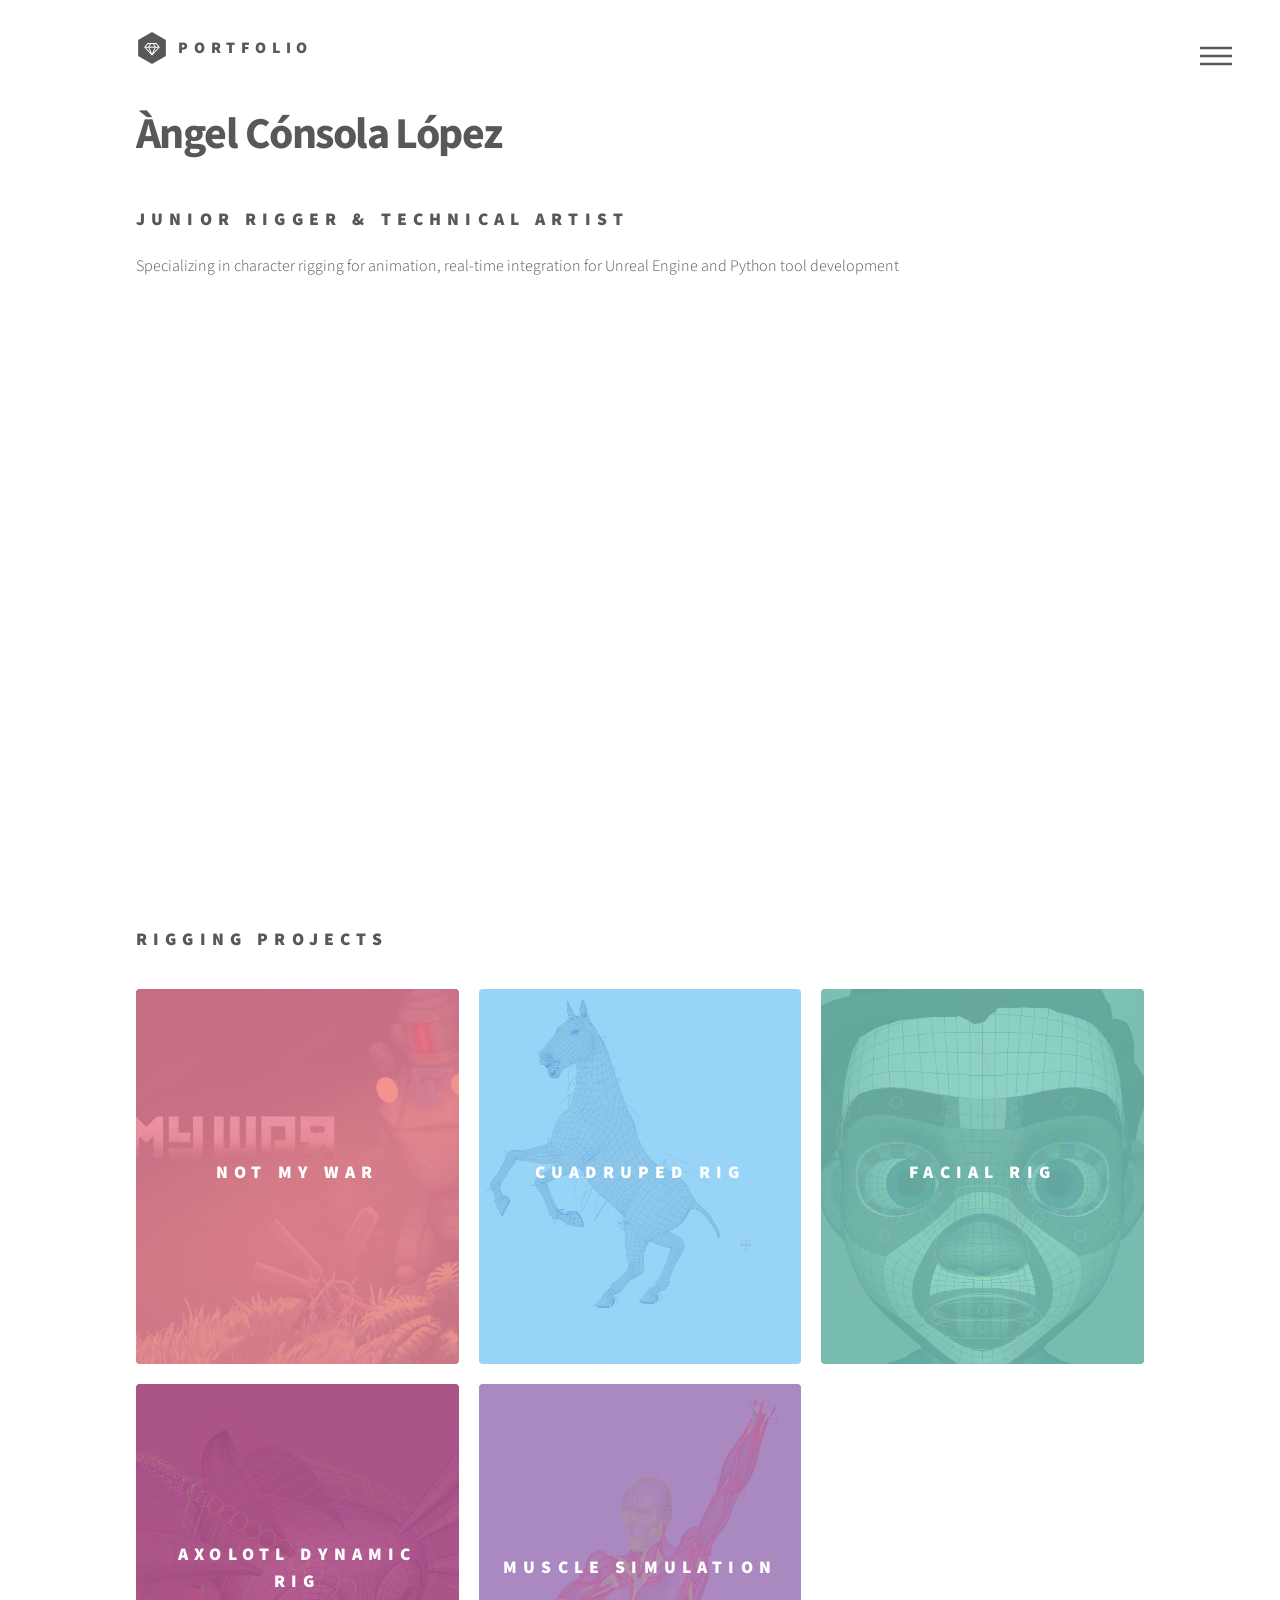
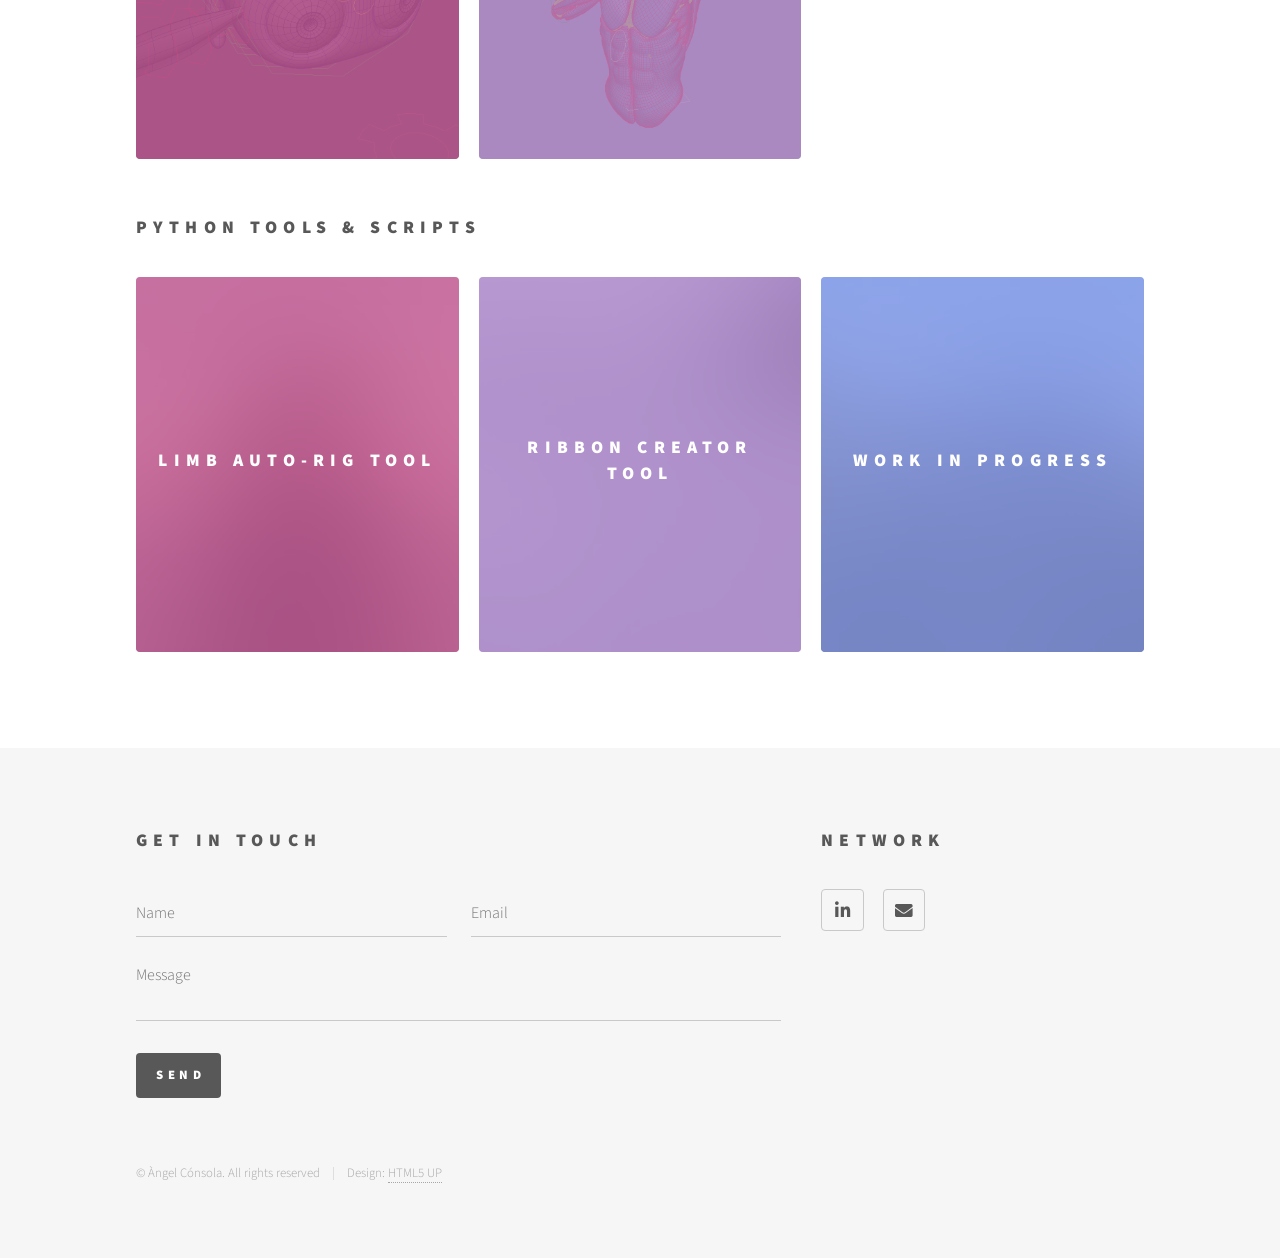
<file: index.html>
<!DOCTYPE HTML>
<!--
    Phantom by HTML5 UP
    html5up.net | @ajlkn
    Free for personal and commercial use under the CCA 3.0 license (html5up.net/license)
-->
<html>
    <head>
        <title>Àngel Cónsola | Junior Rigger & Technical Artist</title>
        <meta charset="utf-8" />
        <meta name="viewport" content="width=device-width, initial-scale=1, user-scalable=no" />
        <link rel="stylesheet" href="assets/css/main.css" />
        <noscript><link rel="stylesheet" href="assets/css/noscript.css" /></noscript>
    </head>
    <body class="is-preload">
        <!-- Wrapper -->
            <div id="wrapper">

                <!-- Header -->
                    <header id="header">
                        <div class="inner">

                            <!-- Logo -->
                                <a href="index.html" class="logo">
                                    <span class="symbol"><img src="images/logo.svg" alt="" /></span><span class="title">Portfolio</span>
                                </a>

                            <!-- Nav -->
                                <nav>
                                    <ul>
                                        <li><a href="#menu">Menu</a></li>
                                    </ul>
                                </nav>

                        </div>
                    </header>

                <!-- Menu -->
                    <nav id="menu">
                        <h2>Menu</h2>
                        <ul>
                            <li><a href="index.html">Portfolio</a></li>
                            <li><a href="about.html">About Me</a></li>
                            <li><a href="assets/AngelConsola_CV_ENG.pdf" target="_blank">Resume (PDF)</a></li>
                            <li><a href="#footer">Contact</a></li>
                        </ul>
                    </nav>

                <!-- Main -->
                    <div id="main">
                        <div class="inner">
                            <header>
                                <h1>Àngel Cónsola López</h1>
                                <h2>Junior Rigger & Technical Artist</h2>
                                <p>Specializing in character rigging for animation, real-time integration for Unreal Engine and Python tool development</p>
                                
                                <!-- Demo Reel Embed -->
                                <div style="padding:56.25% 0 0 0;position:relative;margin-bottom:3em;">
                                    <iframe src="https://player.vimeo.com/video/1193275308?title=0&byline=0&portrait=0" style="position:absolute;top:0;left:0;width:100%;height:100%;" frameborder="0" allow="autoplay; fullscreen; picture-in-picture" allowfullscreen></iframe>
                                </div>
                            </header>

                            <!-- Rigging Projects Section -->
                            <h2>Rigging Projects</h2>
                            <section class="tiles">
                                <article class="style1">
                                    <span class="image">
                                        <img src="images/notmywar.png" alt="" />
                                    </span>
                                    <a href="generic.html?id=not-my-war">
                                        <h2>Not My War</h2>
                                        <div class="content">
                                            <p>Biped Robot Rig - Video Game</p>
                                        </div>
                                    </a>
                                </article>
                                <article class="style2">
                                    <span class="image">
                                        <img src="images/horse.png" alt="" />
                                    </span>
                                    <a href="generic.html?id=horse">
                                        <h2>Cuadruped Rig</h2>
                                        <div class="content">
                                            <p>Matrix Based constraints</p>
                                        </div>
                                    </a>
                                </article>
                                <article class="style3">
                                    <span class="image">
                                        <img src="images/facial.png" alt="" />
                                    </span>
                                    <a href="generic.html?id=facial-rig">
                                        <h2>Facial Rig</h2>
                                        <div class="content">
                                            <p>Based on 3 curve principle</p>
                                        </div>
                                    </a>
                                </article>
                                <article class="style4">
                                    <span class="image">
                                        <img src="images/axolotl.png" alt="" />
                                    </span>
                                    <a href="generic.html?id=axolotl">
                                        <h2>Axolotl Dynamic Rig</h2>
                                        <div class="content">
                                            <p>Dynamic Rig using nCloth</p>
                                        </div>
                                    </a>
                                </article>
                                <article class="style5">
                                    <span class="image">
                                        <img src="images/muscleSim.png" alt="" />
                                    </span>
                                    <a href="generic.html?id=muscle-sim">
                                        <h2>Muscle Simulation</h2>
                                        <div class="content">
                                            <p>Realistic upper-body muscle and tissue simulation using nCloth</p>
                                        </div>
                                    </a>
                                </article>
                            </section>

                            <br><br>

                            <!-- Technical Tools Section -->
                            <h2>Python Tools & Scripts</h2>
                            <section class="tiles">
                                <article class="style4">
                                    <span class="image">
                                        <img src="images/pic04.jpg" alt="" />
                                    </span>
                                    <a href="generic.html?id=auto-rigger">
                                        <h2>Limb Auto-Rig Tool</h2>
                                        <div class="content">
                                            <p>Prototype: Python tool to automate limb creation</p>
                                        </div>
                                    </a>
                                </article>
                                <article class="style5">
                                    <span class="image">
                                        <img src="images/pic05.jpg" alt="" />
                                    </span>
                                    <a href="">
                                        <h2>Ribbon Creator Tool</h2>
                                        <div class="content">
                                            <p>Generates a ribbon based on user guides position and settings</p>
                                        </div>
                                    </a>
                                </article>
                                <article class="style6">
                                    <span class="image">
                                        <img src="images/pic06.jpg" alt="" />
                                    </span>
                                    <a href="">
                                        <h2>Work In Progress</h2>
                                        <div class="content">
                                            <p></p>
                                        </div>
                                    </a>
                                </article>
                            </section>

                        </div>
                    </div>

                <!-- Footer -->
                    <footer id="footer">
                        <div class="inner">
                            <section>
                                <h2>Get in touch</h2>
                                <form method="POST" action="https://formspree.io/f/mwvzvqzn">
                                    <div class="fields">
                                        <div class="field half">
                                            <input type="text" name="name" id="name" placeholder="Name" />
                                        </div>
                                        <div class="field half">
                                            <input type="email" name="email" id="email" placeholder="Email" />
                                        </div>
                                        <div class="field">
                                            <textarea name="message" id="message" placeholder="Message"></textarea>
                                        </div>
                                    </div>
                                    <ul class="actions">
                                        <li><input type="submit" value="Send" class="primary" /></li>
                                    </ul>
                                </form>
                            </section>
                            <section>
                                <h2>Network</h2>
                                <ul class="icons">
                                    <!--<li><a href="#" class="icon brands style2 fa-github"><span class="label">GitHub</span></a></li>-->
                                    <li><a href="https://www.linkedin.com/in/angel-consola-lopez-93ba04279/" target="_blank" class="icon brands style2 fa-linkedin-in"><span class="label">LinkedIn</span></a></li>
                                    <li><a href="mailto:ngelcl.09@gmail.com" class="icon solid style2 fa-envelope"><span class="label">Email</span></a></li>
                                </ul>
                            </section>
                            <ul class="copyright">
                                <li>&copy; Àngel Cónsola. All rights reserved</li><li>Design: <a href="http://html5up.net">HTML5 UP</a></li>
                            </ul>
                        </div>
                    </footer>

            </div>

        <!-- Scripts -->
            <script src="assets/js/jquery.min.js"></script>
            <script src="assets/js/browser.min.js"></script>
            <script src="assets/js/breakpoints.min.js"></script>
            <script src="assets/js/util.js"></script>
            <script src="assets/js/main.js"></script>

    </body>
</html>
</file>
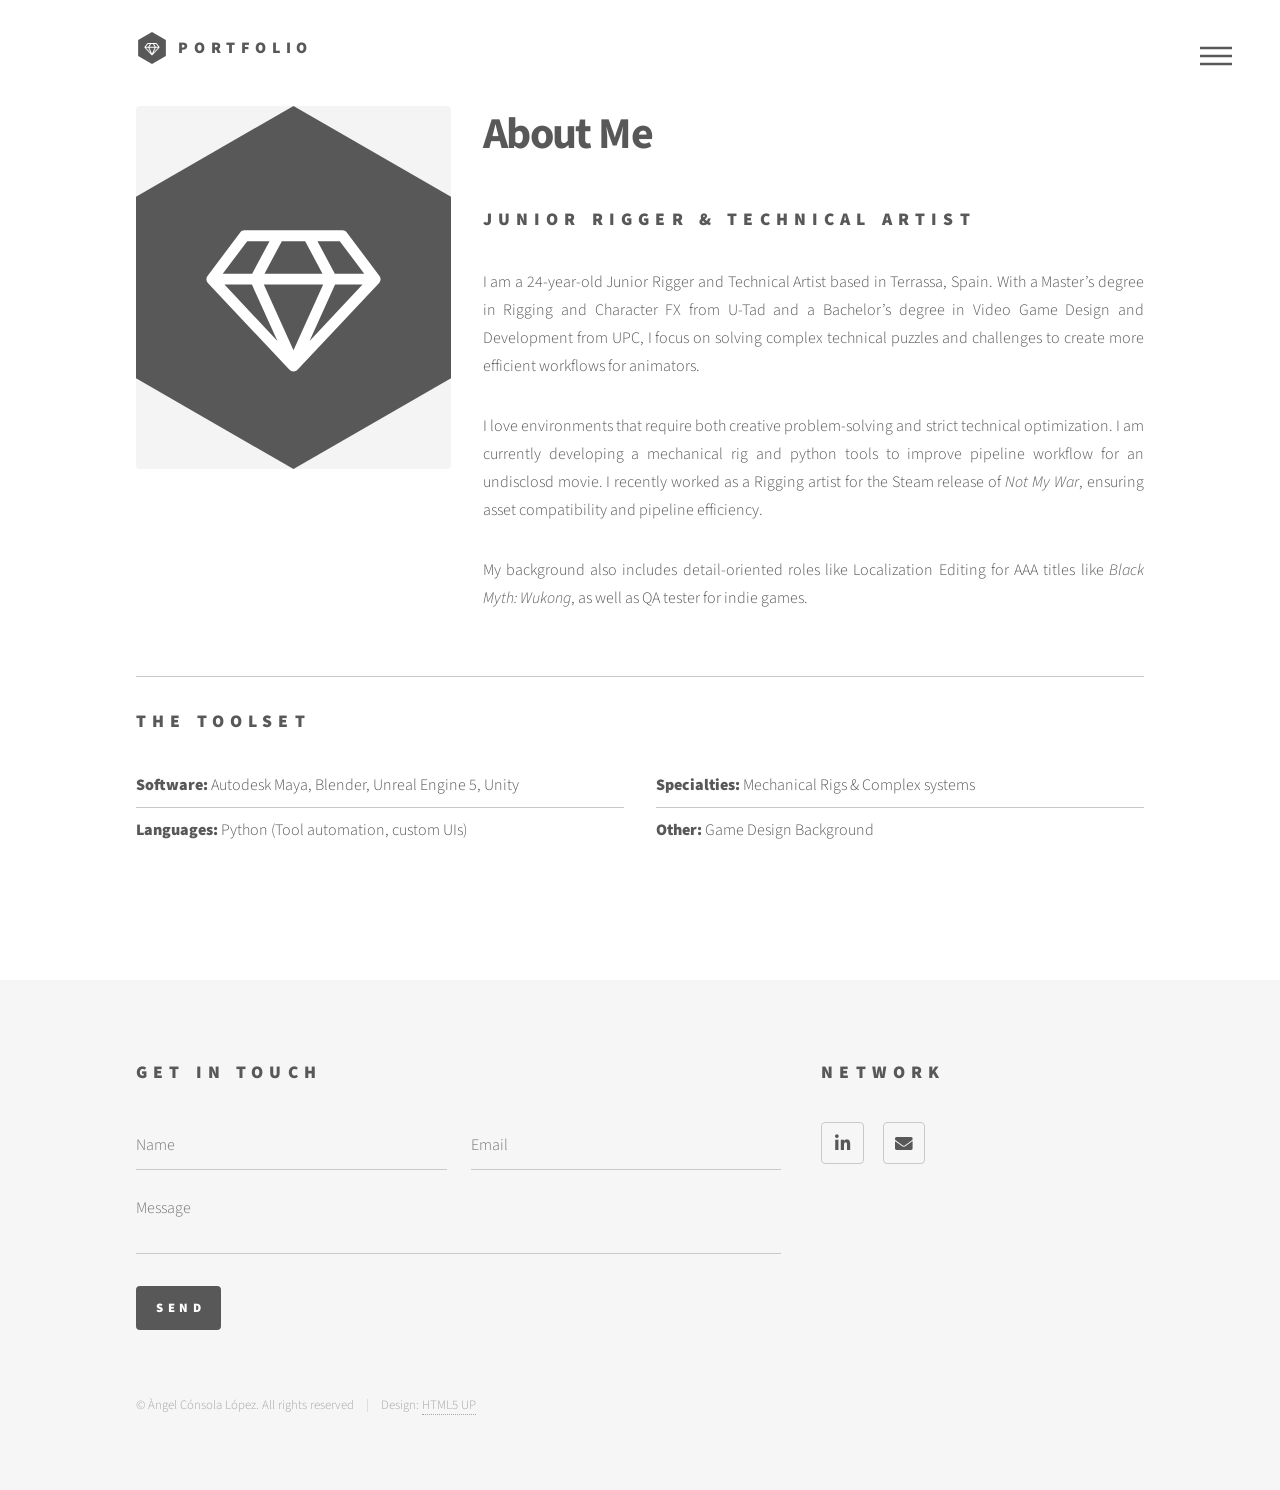
<file: about.html>
<!DOCTYPE HTML>
<html>
    <head>
        <title>About Me | Àngel Cónsola</title>
        <meta charset="utf-8" />
        <meta name="viewport" content="width=device-width, initial-scale=1, user-scalable=no" />
        <link rel="stylesheet" href="assets/css/main.css" />
        <noscript><link rel="stylesheet" href="assets/css/noscript.css" /></noscript>
    </head>
    <body class="is-preload">
        <div id="wrapper">

                <header id="header">
                        <div class="inner">
                            <a href="index.html" class="logo">
                                    <span class="symbol"><img src="images/logo.svg" alt="" /></span><span class="title">Portfolio</span>
                                </a>
                            <nav>
                                    <ul>
                                        <li><a href="#menu">Menu</a></li>
                                    </ul>
                                </nav>
                        </div>
                    </header>

                <nav id="menu">
                        <h2>Menu</h2>
                        <ul>
                            <li><a href="index.html">Portfolio</a></li>
                            <li><a href="about.html">About Me</a></li>
                            <li><a href="assets/Angel_Consola_Resume.pdf" target="_blank">Resume (PDF)</a></li>
                            <li><a href="#footer">Contact</a></li>
                        </ul>
                    </nav>

                <div id="main">
                        <div class="inner">
                            <div class="row">
                                <div class="col-4 col-12-medium">
                                    <span class="image fit">
                                        <img src="images/logo.svg" alt="Profile Picture Placeholder" style="background-color: #f4f4f4; border-radius: 4px;" />
                                    </span>
                                </div>
                                
                                <div class="col-8 col-12-medium">
                                    <h1>About Me</h1>
                                    <h2>Junior Rigger & Technical Artist</h2>
                                    <p class="justify-text">I am a 24-year-old Junior Rigger and Technical Artist based in Terrassa, Spain. With a Master’s degree in Rigging and Character FX from U-Tad and a Bachelor’s degree in Video Game Design and Development from UPC, I focus on solving complex technical puzzles and challenges to create more efficient workflows for animators.</p>
                                    <p class="justify-text">I love environments that require both creative problem-solving and strict technical optimization. I am currently developing a mechanical rig and python tools to improve pipeline workflow for an undisclosd movie. I recently worked as a Rigging artist for the Steam release of <em>Not My War</em>, ensuring asset compatibility and pipeline efficiency.</p>
                                    <p class="justify-text">My background also includes detail-oriented roles like Localization Editing for AAA titles like <em>Black Myth: Wukong</em>, as well as QA tester for indie games.</p>
                                </div>
                            </div>

                            <hr />

                            <h2>The Toolset</h2>
                            <div class="row">
                                <div class="col-6 col-12-small">
                                    <ul class="alt">
                                        <li><strong>Software:</strong> Autodesk Maya, Blender, Unreal Engine 5, Unity</li>
                                        <li><strong>Languages:</strong> Python (Tool automation, custom UIs)</li>
                                    </ul>
                                </div>
                                <div class="col-6 col-12-small">
                                    <ul class="alt">
                                        <li><strong>Specialties:</strong> Mechanical Rigs & Complex systems</li>
                                        <li><strong>Other:</strong> Game Design Background</li>
                                    </ul>
                                </div>
                            </div>
                        </div>
                    </div>

                <footer id="footer">
                        <div class="inner">
                            <section>
                                <h2>Get in touch</h2>
                                <form method="POST" action="https://formspree.io/f/mwvzvqzn">
                                    <div class="fields">
                                        <div class="field half">
                                            <input type="text" name="name" id="name" placeholder="Name" />
                                        </div>
                                        <div class="field half">
                                            <input type="email" name="email" id="email" placeholder="Email" />
                                        </div>
                                        <div class="field">
                                            <textarea name="message" id="message" placeholder="Message"></textarea>
                                        </div>
                                    </div>
                                    <ul class="actions">
                                        <li><input type="submit" value="Send" class="primary" /></li>
                                    </ul>
                                </form>
                            </section>
                            <section>
                                <h2>Network</h2>
                                <ul class="icons">
                                    <li><a href="https://www.linkedin.com/in/angel-consola-lopez-93ba04279/" target="_blank" class="icon brands style2 fa-linkedin-in"><span class="label">LinkedIn</span></a></li>
                                    <li><a href="mailto:ngelcl.09@gmail.com" class="icon solid style2 fa-envelope"><span class="label">Email</span></a></li>
                                </ul>
                            </section>
                            <ul class="copyright">
                                <li>&copy; Àngel Cónsola López. All rights reserved</li><li>Design: <a href="http://html5up.net">HTML5 UP</a></li>
                            </ul>
                        </div>
                    </footer>
            </div>

        <script src="assets/js/jquery.min.js"></script>
            <script src="assets/js/browser.min.js"></script>
            <script src="assets/js/breakpoints.min.js"></script>
            <script src="assets/js/util.js"></script>
            <script src="assets/js/main.js"></script>
    </body>
</html>
</file>
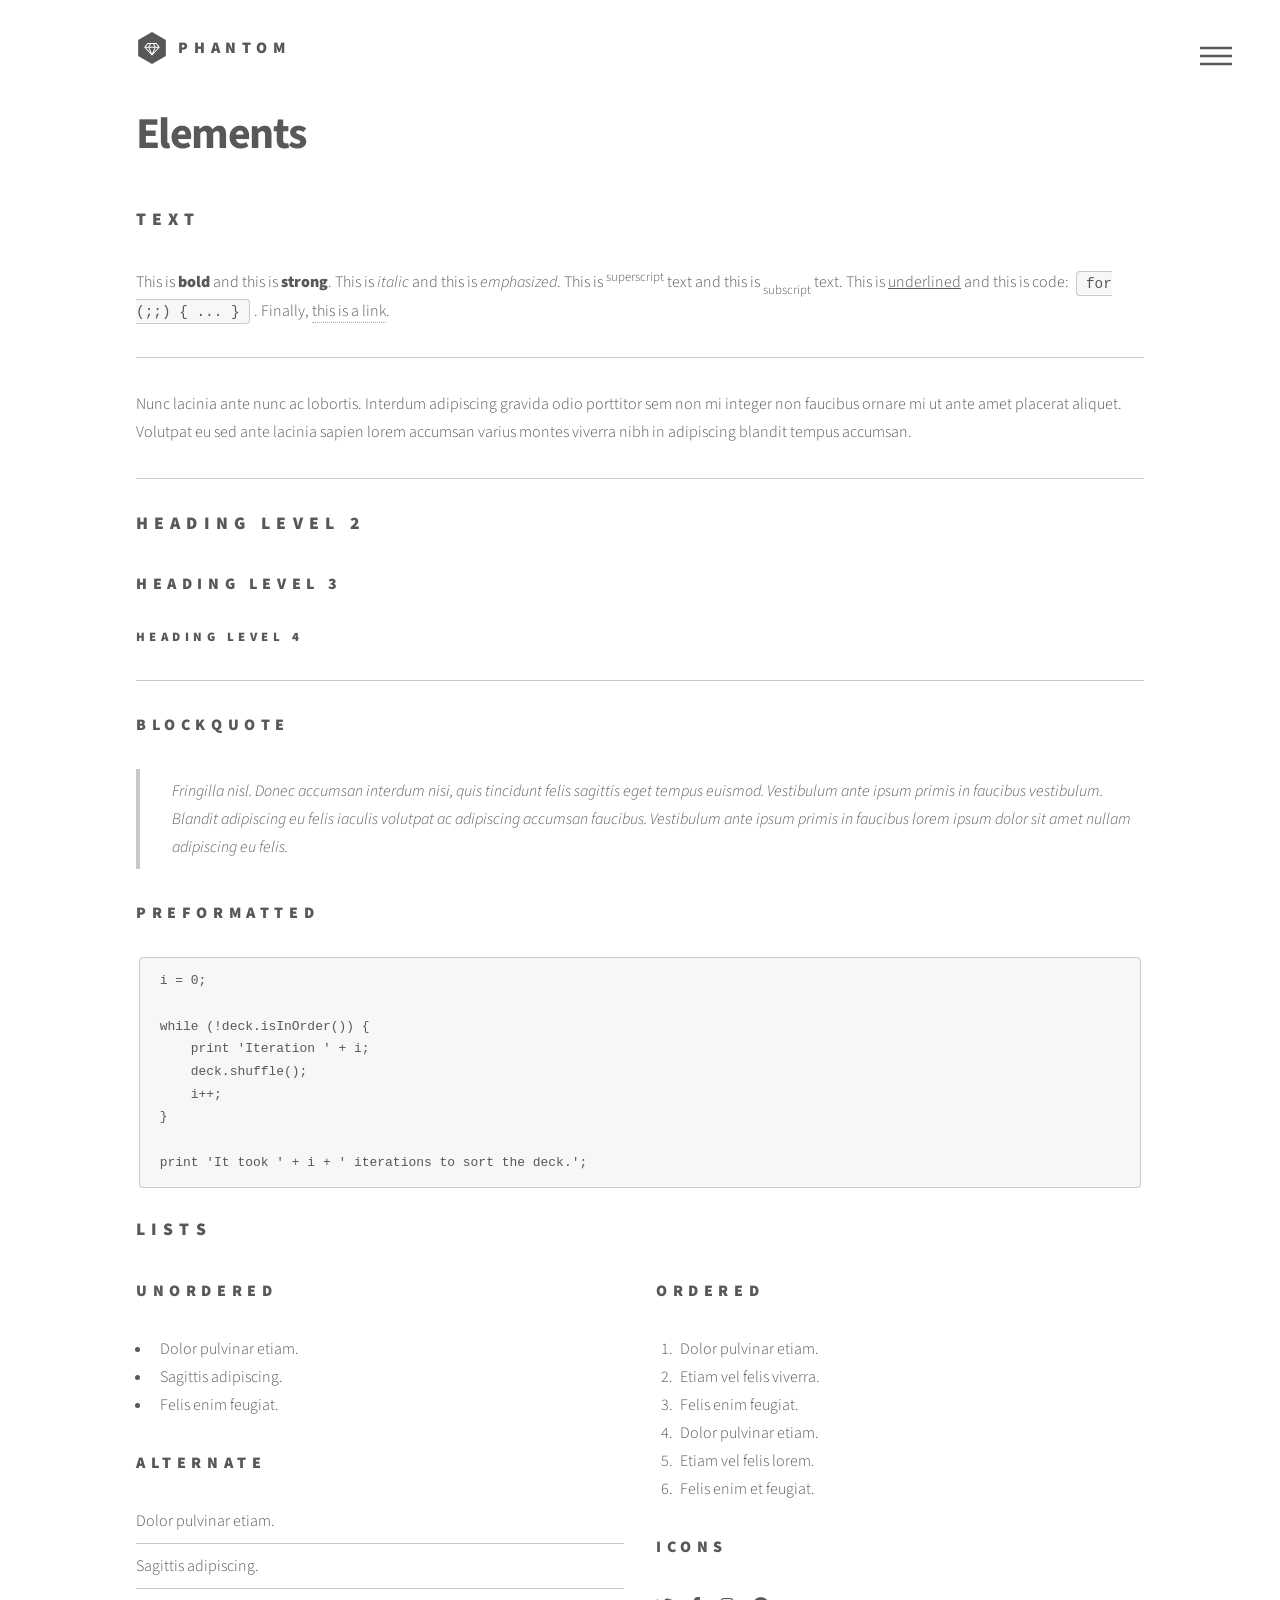
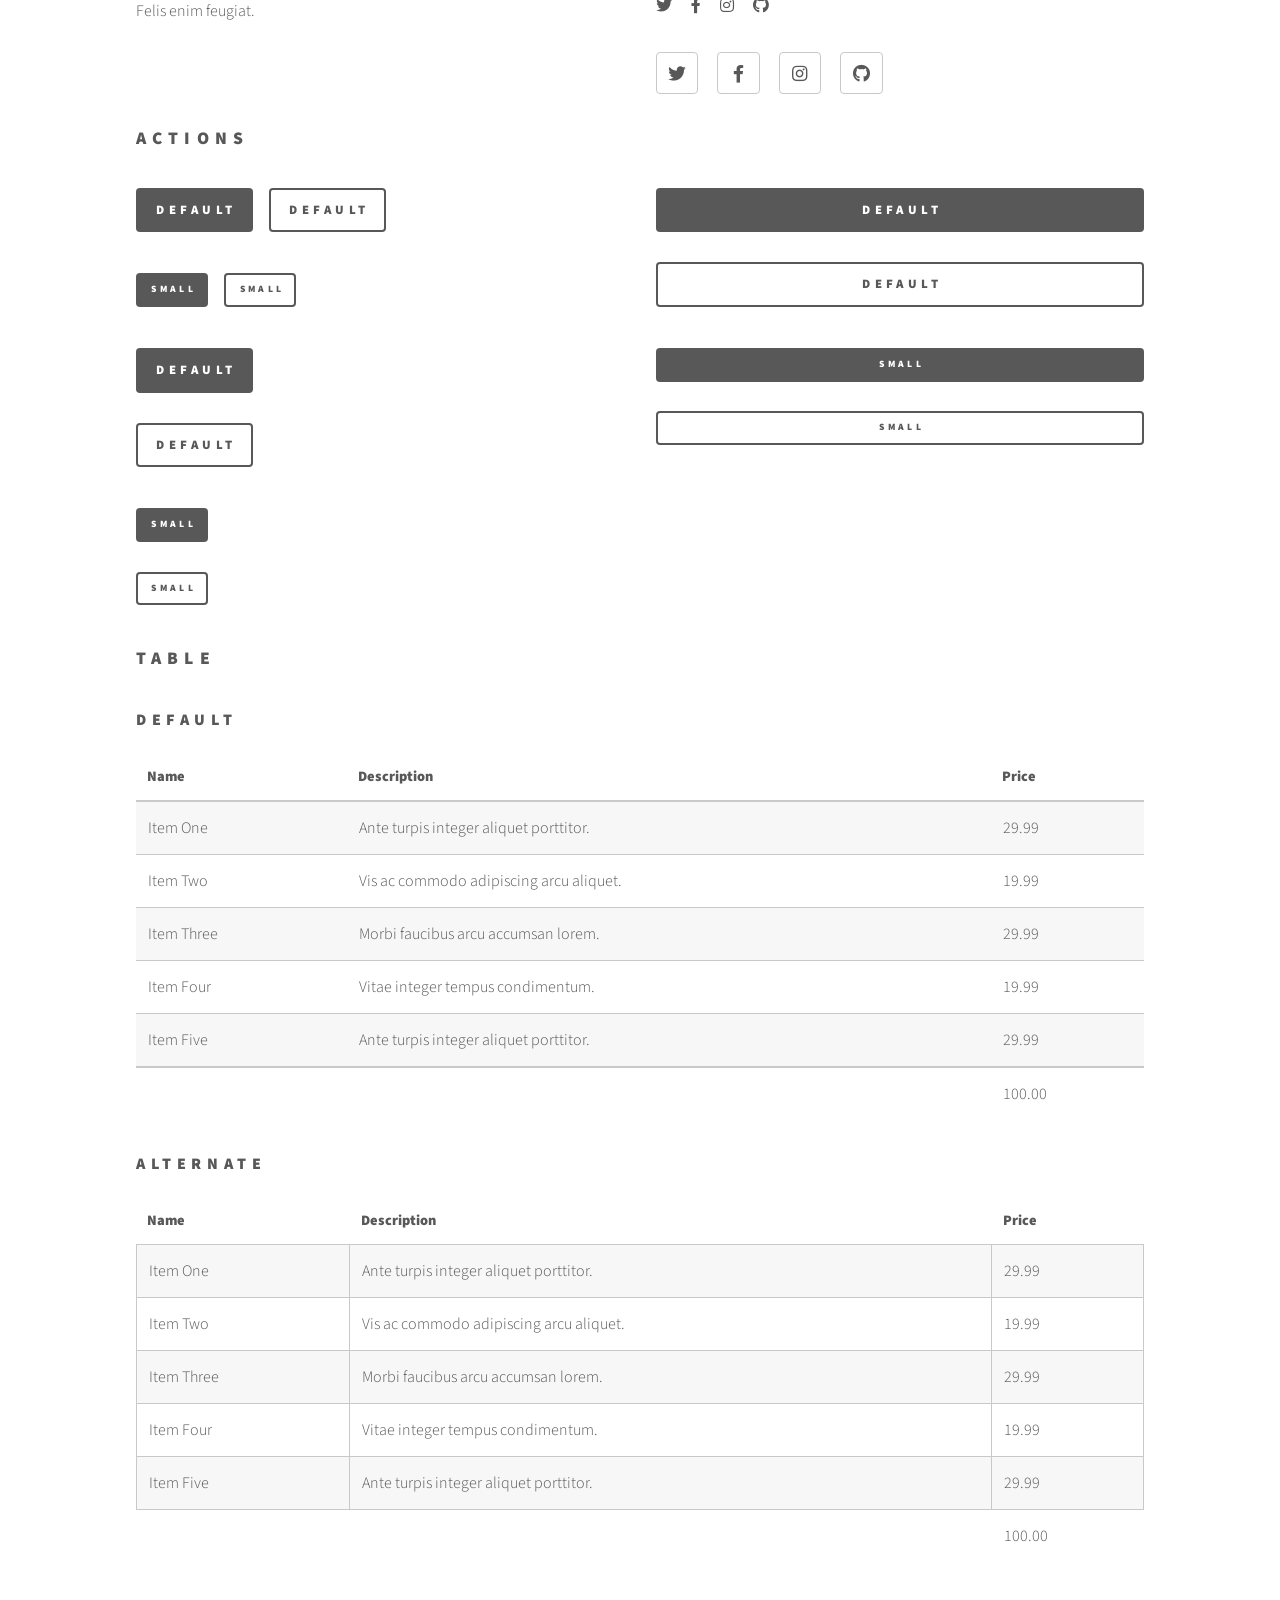
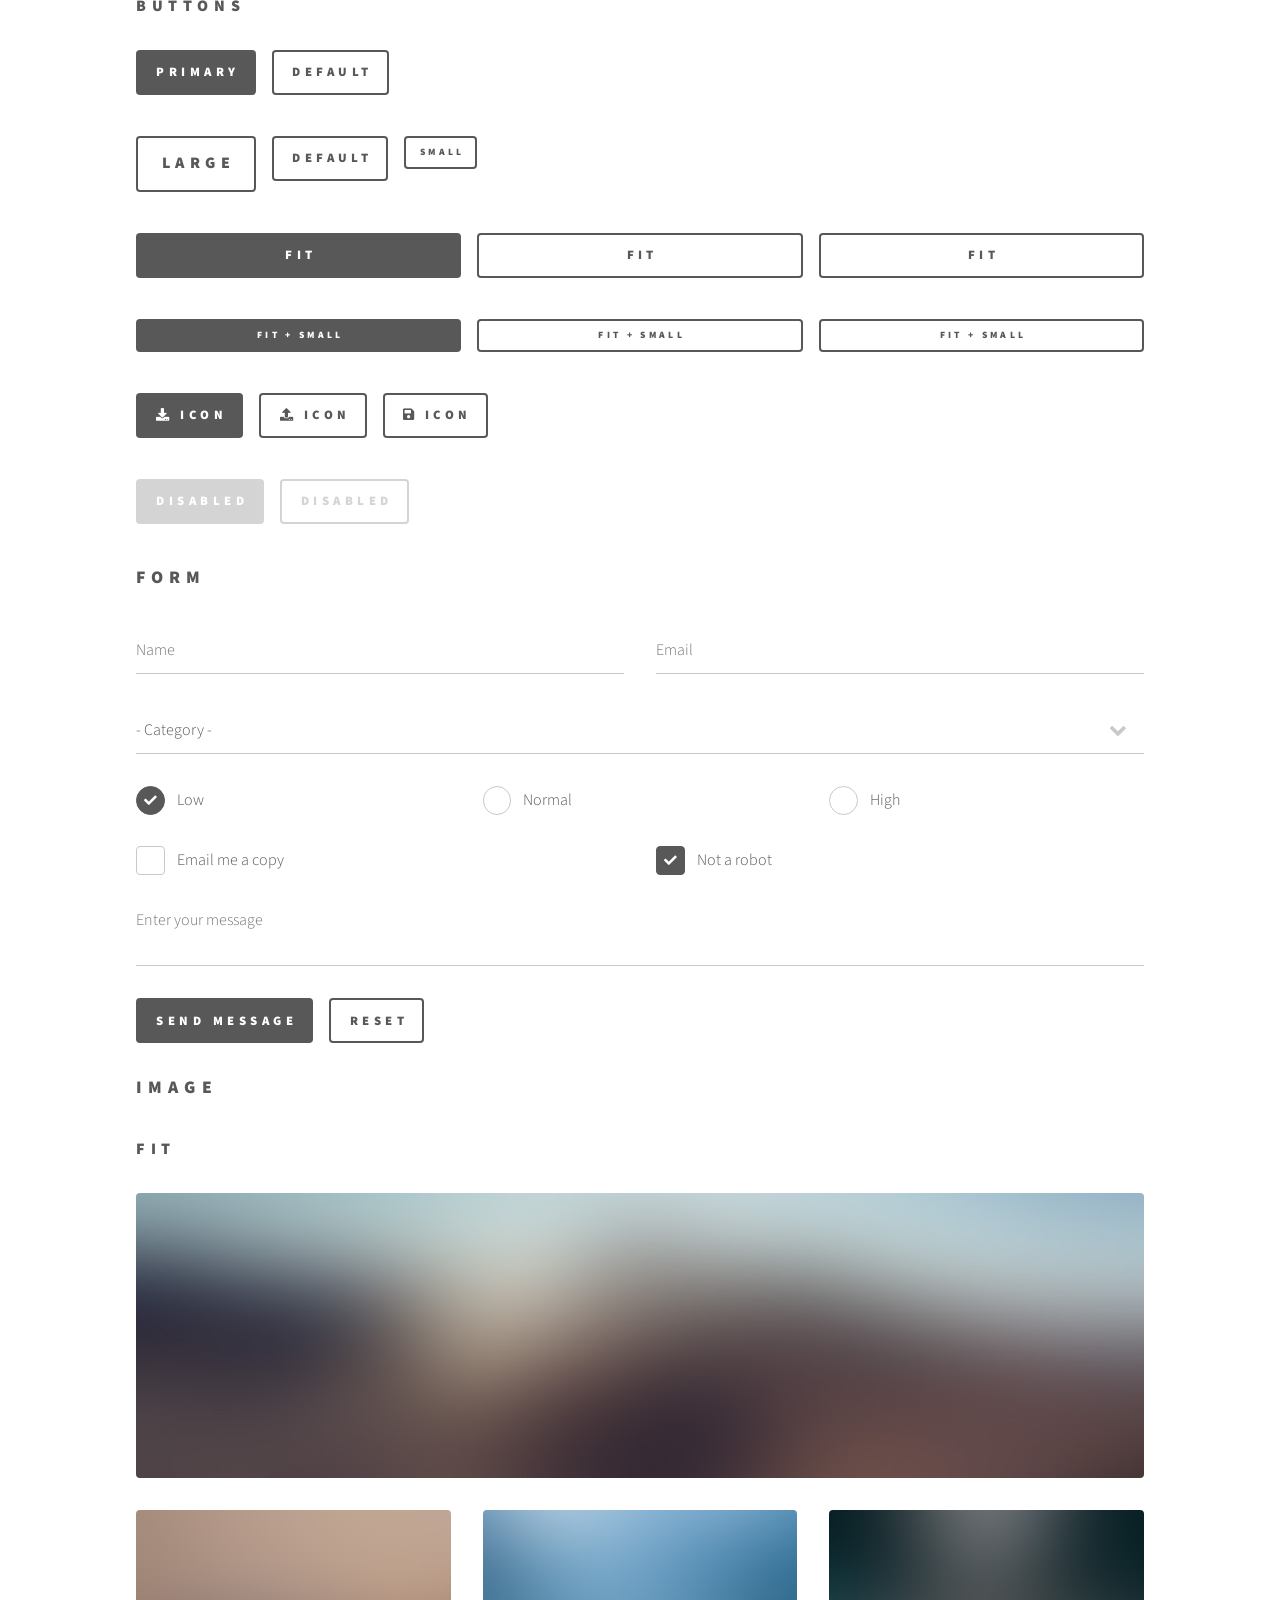
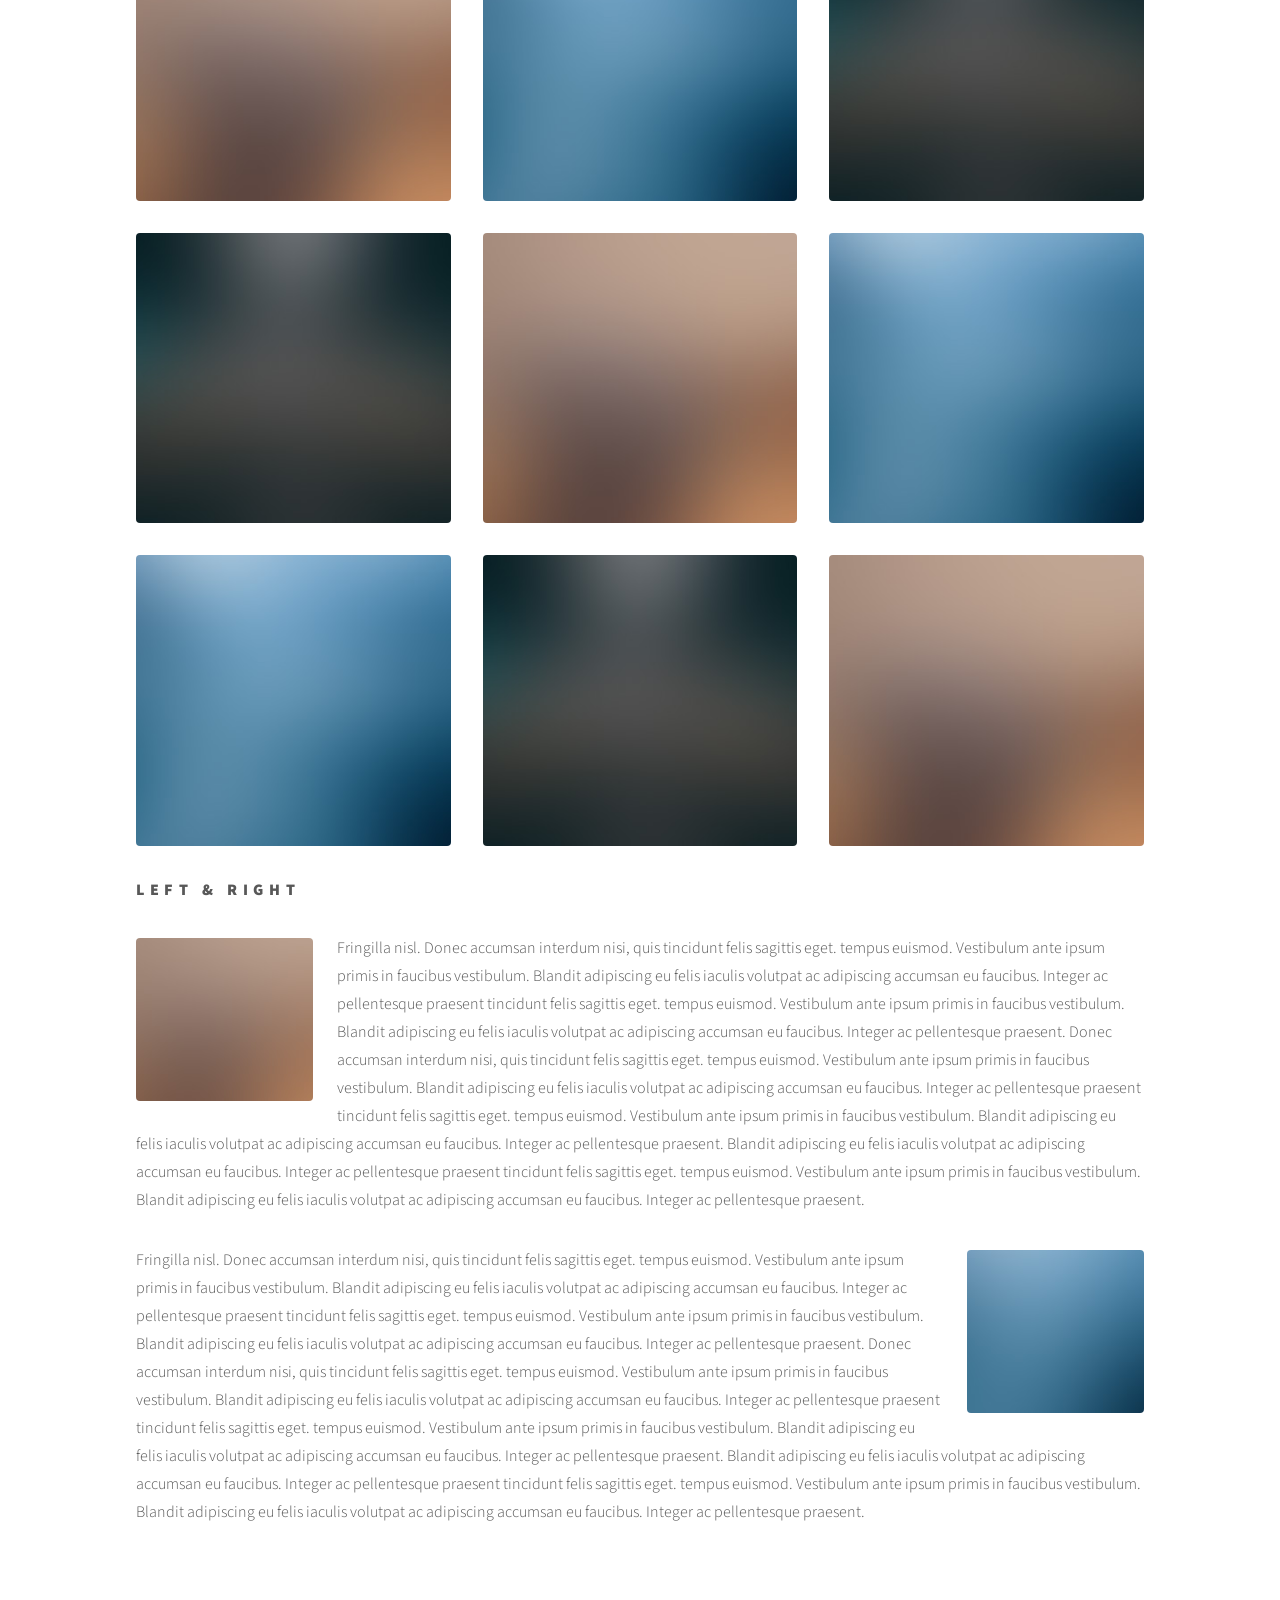
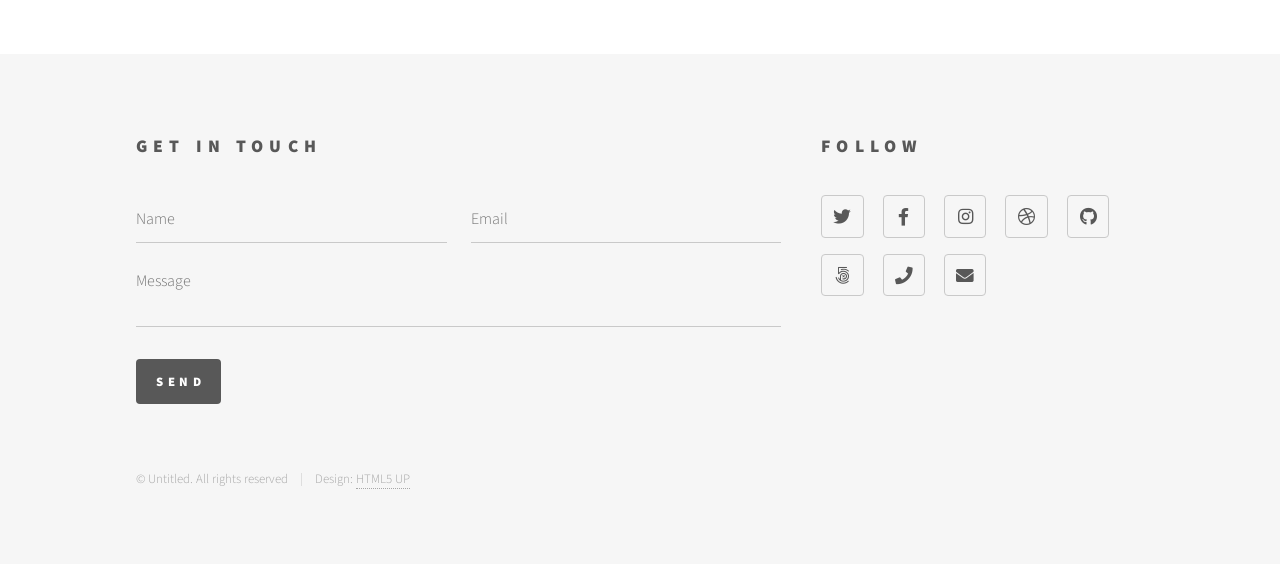
<file: elements.html>
<!DOCTYPE HTML>
<!--
	Phantom by HTML5 UP
	html5up.net | @ajlkn
	Free for personal and commercial use under the CCA 3.0 license (html5up.net/license)
-->
<html>
	<head>
		<title>Elements - Phantom by HTML5 UP</title>
		<meta charset="utf-8" />
		<meta name="viewport" content="width=device-width, initial-scale=1, user-scalable=no" />
		<link rel="stylesheet" href="assets/css/main.css" />
		<noscript><link rel="stylesheet" href="assets/css/noscript.css" /></noscript>
	</head>
	<body class="is-preload">
		<!-- Wrapper -->
			<div id="wrapper">

				<!-- Header -->
					<header id="header">
						<div class="inner">

							<!-- Logo -->
								<a href="index.html" class="logo">
									<span class="symbol"><img src="images/logo.svg" alt="" /></span><span class="title">Phantom</span>
								</a>

							<!-- Nav -->
								<nav>
									<ul>
										<li><a href="#menu">Menu</a></li>
									</ul>
								</nav>

						</div>
					</header>

				<!-- Menu -->
					<nav id="menu">
						<h2>Menu</h2>
						<ul>
							<li><a href="index.html">Home</a></li>
							<li><a href="generic.html">Ipsum veroeros</a></li>
							<li><a href="generic.html">Tempus etiam</a></li>
							<li><a href="generic.html">Consequat dolor</a></li>
							<li><a href="elements.html">Elements</a></li>
						</ul>
					</nav>

				<!-- Main -->
					<div id="main">
						<div class="inner">
							<h1>Elements</h1>

							<!-- Text -->
								<section>
									<h2>Text</h2>
									<p>This is <b>bold</b> and this is <strong>strong</strong>. This is <i>italic</i> and this is <em>emphasized</em>.
									This is <sup>superscript</sup> text and this is <sub>subscript</sub> text.
									This is <u>underlined</u> and this is code: <code>for (;;) { ... }</code>. Finally, <a href="#">this is a link</a>.</p>
									<hr />
									<p>Nunc lacinia ante nunc ac lobortis. Interdum adipiscing gravida odio porttitor sem non mi integer non faucibus ornare mi ut ante amet placerat aliquet. Volutpat eu sed ante lacinia sapien lorem accumsan varius montes viverra nibh in adipiscing blandit tempus accumsan.</p>
									<hr />
									<h2>Heading Level 2</h2>
									<h3>Heading Level 3</h3>
									<h4>Heading Level 4</h4>
									<hr />
									<h3>Blockquote</h3>
									<blockquote>Fringilla nisl. Donec accumsan interdum nisi, quis tincidunt felis sagittis eget tempus euismod. Vestibulum ante ipsum primis in faucibus vestibulum. Blandit adipiscing eu felis iaculis volutpat ac adipiscing accumsan faucibus. Vestibulum ante ipsum primis in faucibus lorem ipsum dolor sit amet nullam adipiscing eu felis.</blockquote>
									<h3>Preformatted</h3>
									<pre><code>i = 0;

while (!deck.isInOrder()) {
    print 'Iteration ' + i;
    deck.shuffle();
    i++;
}

print 'It took ' + i + ' iterations to sort the deck.';</code></pre>
								</section>

							<!-- Lists -->
								<section>
									<h2>Lists</h2>
									<div class="row">
										<div class="col-6 col-12-medium">
											<h3>Unordered</h3>
											<ul>
												<li>Dolor pulvinar etiam.</li>
												<li>Sagittis adipiscing.</li>
												<li>Felis enim feugiat.</li>
											</ul>
											<h3>Alternate</h3>
											<ul class="alt">
												<li>Dolor pulvinar etiam.</li>
												<li>Sagittis adipiscing.</li>
												<li>Felis enim feugiat.</li>
											</ul>
										</div>
										<div class="col-6 col-12-medium">
											<h3>Ordered</h3>
											<ol>
												<li>Dolor pulvinar etiam.</li>
												<li>Etiam vel felis viverra.</li>
												<li>Felis enim feugiat.</li>
												<li>Dolor pulvinar etiam.</li>
												<li>Etiam vel felis lorem.</li>
												<li>Felis enim et feugiat.</li>
											</ol>
											<h3>Icons</h3>
											<ul class="icons">
												<li><a href="#" class="icon brands style1 fa-twitter"><span class="label">Twitter</span></a></li>
												<li><a href="#" class="icon brands style1 fa-facebook-f"><span class="label">Facebook</span></a></li>
												<li><a href="#" class="icon brands style1 fa-instagram"><span class="label">Instagram</span></a></li>
												<li><a href="#" class="icon brands style1 fa-github"><span class="label">Github</span></a></li>
											</ul>
											<ul class="icons">
												<li><a href="#" class="icon brands style2 fa-twitter"><span class="label">Twitter</span></a></li>
												<li><a href="#" class="icon brands style2 fa-facebook-f"><span class="label">Facebook</span></a></li>
												<li><a href="#" class="icon brands style2 fa-instagram"><span class="label">Instagram</span></a></li>
												<li><a href="#" class="icon brands style2 fa-github"><span class="label">Github</span></a></li>
											</ul>
										</div>
									</div>
									<h2>Actions</h2>
									<div class="row">
										<div class="col-6 col-12-medium">
											<ul class="actions">
												<li><a href="#" class="button primary">Default</a></li>
												<li><a href="#" class="button">Default</a></li>
											</ul>
											<ul class="actions small">
												<li><a href="#" class="button primary small">Small</a></li>
												<li><a href="#" class="button small">Small</a></li>
											</ul>
											<ul class="actions stacked">
												<li><a href="#" class="button primary">Default</a></li>
												<li><a href="#" class="button">Default</a></li>
											</ul>
											<ul class="actions stacked">
												<li><a href="#" class="button primary small">Small</a></li>
												<li><a href="#" class="button small">Small</a></li>
											</ul>
										</div>
										<div class="col-6 col-12-medium">
											<ul class="actions stacked">
												<li><a href="#" class="button primary fit">Default</a></li>
												<li><a href="#" class="button fit">Default</a></li>
											</ul>
											<ul class="actions stacked">
												<li><a href="#" class="button primary small fit">Small</a></li>
												<li><a href="#" class="button small fit">Small</a></li>
											</ul>
										</div>
									</div>
								</section>

							<!-- Table -->
								<section>
									<h2>Table</h2>
									<h3>Default</h3>
									<div class="table-wrapper">
										<table>
											<thead>
												<tr>
													<th>Name</th>
													<th>Description</th>
													<th>Price</th>
												</tr>
											</thead>
											<tbody>
												<tr>
													<td>Item One</td>
													<td>Ante turpis integer aliquet porttitor.</td>
													<td>29.99</td>
												</tr>
												<tr>
													<td>Item Two</td>
													<td>Vis ac commodo adipiscing arcu aliquet.</td>
													<td>19.99</td>
												</tr>
												<tr>
													<td>Item Three</td>
													<td> Morbi faucibus arcu accumsan lorem.</td>
													<td>29.99</td>
												</tr>
												<tr>
													<td>Item Four</td>
													<td>Vitae integer tempus condimentum.</td>
													<td>19.99</td>
												</tr>
												<tr>
													<td>Item Five</td>
													<td>Ante turpis integer aliquet porttitor.</td>
													<td>29.99</td>
												</tr>
											</tbody>
											<tfoot>
												<tr>
													<td colspan="2"></td>
													<td>100.00</td>
												</tr>
											</tfoot>
										</table>
									</div>

									<h3>Alternate</h3>
									<div class="table-wrapper">
										<table class="alt">
											<thead>
												<tr>
													<th>Name</th>
													<th>Description</th>
													<th>Price</th>
												</tr>
											</thead>
											<tbody>
												<tr>
													<td>Item One</td>
													<td>Ante turpis integer aliquet porttitor.</td>
													<td>29.99</td>
												</tr>
												<tr>
													<td>Item Two</td>
													<td>Vis ac commodo adipiscing arcu aliquet.</td>
													<td>19.99</td>
												</tr>
												<tr>
													<td>Item Three</td>
													<td> Morbi faucibus arcu accumsan lorem.</td>
													<td>29.99</td>
												</tr>
												<tr>
													<td>Item Four</td>
													<td>Vitae integer tempus condimentum.</td>
													<td>19.99</td>
												</tr>
												<tr>
													<td>Item Five</td>
													<td>Ante turpis integer aliquet porttitor.</td>
													<td>29.99</td>
												</tr>
											</tbody>
											<tfoot>
												<tr>
													<td colspan="2"></td>
													<td>100.00</td>
												</tr>
											</tfoot>
										</table>
									</div>
								</section>

							<!-- Buttons -->
								<section>
									<h3>Buttons</h3>
									<ul class="actions">
										<li><a href="#" class="button primary">Primary</a></li>
										<li><a href="#" class="button">Default</a></li>
									</ul>
									<ul class="actions">
										<li><a href="#" class="button large">Large</a></li>
										<li><a href="#" class="button">Default</a></li>
										<li><a href="#" class="button small">Small</a></li>
									</ul>
									<ul class="actions fit">
										<li><a href="#" class="button primary fit">Fit</a></li>
										<li><a href="#" class="button fit">Fit</a></li>
										<li><a href="#" class="button fit">Fit</a></li>
									</ul>
									<ul class="actions fit small">
										<li><a href="#" class="button primary fit small">Fit + Small</a></li>
										<li><a href="#" class="button fit small">Fit + Small</a></li>
										<li><a href="#" class="button fit small">Fit + Small</a></li>
									</ul>
									<ul class="actions">
										<li><a href="#" class="button primary icon solid fa-download">Icon</a></li>
										<li><a href="#" class="button icon solid fa-upload">Icon</a></li>
										<li><a href="#" class="button icon solid fa-save">Icon</a></li>
									</ul>
									<ul class="actions">
										<li><span class="button primary disabled">Disabled</span></li>
										<li><span class="button disabled">Disabled</span></li>
									</ul>
								</section>

							<!-- Form -->
								<section>
									<h2>Form</h2>
									<form method="post" action="#">
										<div class="row gtr-uniform">
											<div class="col-6 col-12-xsmall">
												<input type="text" name="demo-name" id="demo-name" value="" placeholder="Name" />
											</div>
											<div class="col-6 col-12-xsmall">
												<input type="email" name="demo-email" id="demo-email" value="" placeholder="Email" />
											</div>
											<div class="col-12">
												<select name="demo-category" id="demo-category">
													<option value="">- Category -</option>
													<option value="1">Manufacturing</option>
													<option value="1">Shipping</option>
													<option value="1">Administration</option>
													<option value="1">Human Resources</option>
												</select>
											</div>
											<div class="col-4 col-12-small">
												<input type="radio" id="demo-priority-low" name="demo-priority" checked>
												<label for="demo-priority-low">Low</label>
											</div>
											<div class="col-4 col-12-small">
												<input type="radio" id="demo-priority-normal" name="demo-priority">
												<label for="demo-priority-normal">Normal</label>
											</div>
											<div class="col-4 col-12-small">
												<input type="radio" id="demo-priority-high" name="demo-priority">
												<label for="demo-priority-high">High</label>
											</div>
											<div class="col-6 col-12-small">
												<input type="checkbox" id="demo-copy" name="demo-copy">
												<label for="demo-copy">Email me a copy</label>
											</div>
											<div class="col-6 col-12-small">
												<input type="checkbox" id="demo-human" name="demo-human" checked>
												<label for="demo-human">Not a robot</label>
											</div>
											<div class="col-12">
												<textarea name="demo-message" id="demo-message" placeholder="Enter your message" rows="6"></textarea>
											</div>
											<div class="col-12">
												<ul class="actions">
													<li><input type="submit" value="Send Message" class="primary" /></li>
													<li><input type="reset" value="Reset" /></li>
												</ul>
											</div>
										</div>
									</form>
								</section>

							<!-- Image -->
								<section>
									<h2>Image</h2>
									<h3>Fit</h3>
									<div class="box alt">
										<div class="row gtr-uniform">
											<div class="col-12"><span class="image fit"><img src="images/pic13.jpg" alt="" /></span></div>
											<div class="col-4"><span class="image fit"><img src="images/pic01.jpg" alt="" /></span></div>
											<div class="col-4"><span class="image fit"><img src="images/pic02.jpg" alt="" /></span></div>
											<div class="col-4"><span class="image fit"><img src="images/pic03.jpg" alt="" /></span></div>
											<div class="col-4"><span class="image fit"><img src="images/pic03.jpg" alt="" /></span></div>
											<div class="col-4"><span class="image fit"><img src="images/pic01.jpg" alt="" /></span></div>
											<div class="col-4"><span class="image fit"><img src="images/pic02.jpg" alt="" /></span></div>
											<div class="col-4"><span class="image fit"><img src="images/pic02.jpg" alt="" /></span></div>
											<div class="col-4"><span class="image fit"><img src="images/pic03.jpg" alt="" /></span></div>
											<div class="col-4"><span class="image fit"><img src="images/pic01.jpg" alt="" /></span></div>
										</div>
									</div>
									<h3>Left &amp; Right</h3>
									<p><span class="image left"><img src="images/pic14.jpg" alt="" /></span>Fringilla nisl. Donec accumsan interdum nisi, quis tincidunt felis sagittis eget. tempus euismod. Vestibulum ante ipsum primis in faucibus vestibulum. Blandit adipiscing eu felis iaculis volutpat ac adipiscing accumsan eu faucibus. Integer ac pellentesque praesent tincidunt felis sagittis eget. tempus euismod. Vestibulum ante ipsum primis in faucibus vestibulum. Blandit adipiscing eu felis iaculis volutpat ac adipiscing accumsan eu faucibus. Integer ac pellentesque praesent. Donec accumsan interdum nisi, quis tincidunt felis sagittis eget. tempus euismod. Vestibulum ante ipsum primis in faucibus vestibulum. Blandit adipiscing eu felis iaculis volutpat ac adipiscing accumsan eu faucibus. Integer ac pellentesque praesent tincidunt felis sagittis eget. tempus euismod. Vestibulum ante ipsum primis in faucibus vestibulum. Blandit adipiscing eu felis iaculis volutpat ac adipiscing accumsan eu faucibus. Integer ac pellentesque praesent. Blandit adipiscing eu felis iaculis volutpat ac adipiscing accumsan eu faucibus. Integer ac pellentesque praesent tincidunt felis sagittis eget. tempus euismod. Vestibulum ante ipsum primis in faucibus vestibulum. Blandit adipiscing eu felis iaculis volutpat ac adipiscing accumsan eu faucibus. Integer ac pellentesque praesent.</p>
									<p><span class="image right"><img src="images/pic15.jpg" alt="" /></span>Fringilla nisl. Donec accumsan interdum nisi, quis tincidunt felis sagittis eget. tempus euismod. Vestibulum ante ipsum primis in faucibus vestibulum. Blandit adipiscing eu felis iaculis volutpat ac adipiscing accumsan eu faucibus. Integer ac pellentesque praesent tincidunt felis sagittis eget. tempus euismod. Vestibulum ante ipsum primis in faucibus vestibulum. Blandit adipiscing eu felis iaculis volutpat ac adipiscing accumsan eu faucibus. Integer ac pellentesque praesent. Donec accumsan interdum nisi, quis tincidunt felis sagittis eget. tempus euismod. Vestibulum ante ipsum primis in faucibus vestibulum. Blandit adipiscing eu felis iaculis volutpat ac adipiscing accumsan eu faucibus. Integer ac pellentesque praesent tincidunt felis sagittis eget. tempus euismod. Vestibulum ante ipsum primis in faucibus vestibulum. Blandit adipiscing eu felis iaculis volutpat ac adipiscing accumsan eu faucibus. Integer ac pellentesque praesent. Blandit adipiscing eu felis iaculis volutpat ac adipiscing accumsan eu faucibus. Integer ac pellentesque praesent tincidunt felis sagittis eget. tempus euismod. Vestibulum ante ipsum primis in faucibus vestibulum. Blandit adipiscing eu felis iaculis volutpat ac adipiscing accumsan eu faucibus. Integer ac pellentesque praesent.</p>
								</section>

						</div>
					</div>

				<!-- Footer -->
					<footer id="footer">
						<div class="inner">
							<section>
								<h2>Get in touch</h2>
								<form method="post" action="#">
									<div class="fields">
										<div class="field half">
											<input type="text" name="name" id="name" placeholder="Name" />
										</div>
										<div class="field half">
											<input type="email" name="email" id="email" placeholder="Email" />
										</div>
										<div class="field">
											<textarea name="message" id="message" placeholder="Message"></textarea>
										</div>
									</div>
									<ul class="actions">
										<li><input type="submit" value="Send" class="primary" /></li>
									</ul>
								</form>
							</section>
							<section>
								<h2>Follow</h2>
								<ul class="icons">
									<li><a href="#" class="icon brands style2 fa-twitter"><span class="label">Twitter</span></a></li>
									<li><a href="#" class="icon brands style2 fa-facebook-f"><span class="label">Facebook</span></a></li>
									<li><a href="#" class="icon brands style2 fa-instagram"><span class="label">Instagram</span></a></li>
									<li><a href="#" class="icon brands style2 fa-dribbble"><span class="label">Dribbble</span></a></li>
									<li><a href="#" class="icon brands style2 fa-github"><span class="label">GitHub</span></a></li>
									<li><a href="#" class="icon brands style2 fa-500px"><span class="label">500px</span></a></li>
									<li><a href="#" class="icon solid style2 fa-phone"><span class="label">Phone</span></a></li>
									<li><a href="#" class="icon solid style2 fa-envelope"><span class="label">Email</span></a></li>
								</ul>
							</section>
							<ul class="copyright">
								<li>&copy; Untitled. All rights reserved</li><li>Design: <a href="http://html5up.net">HTML5 UP</a></li>
							</ul>
						</div>
					</footer>

			</div>

		<!-- Scripts -->
			<script src="assets/js/jquery.min.js"></script>
			<script src="assets/js/browser.min.js"></script>
			<script src="assets/js/breakpoints.min.js"></script>
			<script src="assets/js/util.js"></script>
			<script src="assets/js/main.js"></script>

	</body>
</html>
</file>
<file: assets/css/noscript.css>
/*
	Phantom by HTML5 UP
	html5up.net | @ajlkn
	Free for personal and commercial use under the CCA 3.0 license (html5up.net/license)
*/

/* Tiles */

	body.is-preload .tiles article {
		-moz-transform: none;
		-webkit-transform: none;
		-ms-transform: none;
		transform: none;
		opacity: 1;
	}
</file>
<file: assets/css/main.css>
@import url(fontawesome-all.min.css);
@import url("https://fonts.googleapis.com/css?family=Source+Sans+Pro:300,700,900");

/*
	Phantom by HTML5 UP
	html5up.net | @ajlkn
	Free for personal and commercial use under the CCA 3.0 license (html5up.net/license)
*/

html, body, div, span, applet, object,
iframe, h1, h2, h3, h4, h5, h6, p, blockquote,
pre, a, abbr, acronym, address, big, cite,
code, del, dfn, em, img, ins, kbd, q, s, samp,
small, strike, strong, sub, sup, tt, var, b,
u, i, center, dl, dt, dd, ol, ul, li, fieldset,
form, label, legend, table, caption, tbody,
tfoot, thead, tr, th, td, article, aside,
canvas, details, embed, figure, figcaption,
footer, header, hgroup, menu, nav, output, ruby,
section, summary, time, mark, audio, video {
	margin: 0;
	padding: 0;
	border: 0;
	font-size: 100%;
	font: inherit;
	vertical-align: baseline;}

article, aside, details, figcaption, figure,
footer, header, hgroup, menu, nav, section {
	display: block;}

body {
	line-height: 1;
}

ol, ul {
	list-style: none;
}

blockquote, q {
	quotes: none;
}

	blockquote:before, blockquote:after, q:before, q:after {
		content: '';
		content: none;
	}

table {
	border-collapse: collapse;
	border-spacing: 0;
}

body {
	-webkit-text-size-adjust: none;
}

mark {
	background-color: transparent;
	color: inherit;
}

input::-moz-focus-inner {
	border: 0;
	padding: 0;
}

input, select, textarea {
	-moz-appearance: none;
	-webkit-appearance: none;
	-ms-appearance: none;
	appearance: none;
}

/* Basic */

	@-ms-viewport {
		width: device-width;
	}

	body {
		-ms-overflow-style: scrollbar;
	}

	@media screen and (max-width: 480px) {

		html, body {
			min-width: 320px;
		}

	}

	html {
		box-sizing: border-box;
	}

	*, *:before, *:after {
		box-sizing: inherit;
	}

	body {
		background: #ffffff;
	}

		body.is-preload *, body.is-preload *:before, body.is-preload *:after {
			-moz-animation: none !important;
			-webkit-animation: none !important;
			-ms-animation: none !important;
			animation: none !important;
			-moz-transition: none !important;
			-webkit-transition: none !important;
			-ms-transition: none !important;
			transition: none !important;
		}

/* Type */

	body, input, select, textarea {
		color: #585858;
		font-family: "Source Sans Pro", Helvetica, sans-serif;
		font-size: 16pt;
		font-weight: 300;
		line-height: 1.75;
	}

		@media screen and (max-width: 1680px) {

			body, input, select, textarea {
				font-size: 14pt;
			}

		}

		@media screen and (max-width: 1280px) {

			body, input, select, textarea {
				font-size: 12pt;
			}

		}

	a {
		-moz-transition: border-bottom-color 0.2s ease, color 0.2s ease;
		-webkit-transition: border-bottom-color 0.2s ease, color 0.2s ease;
		-ms-transition: border-bottom-color 0.2s ease, color 0.2s ease;
		transition: border-bottom-color 0.2s ease, color 0.2s ease;
		text-decoration: none;
		color: #585858;
		border-bottom: dotted 1px rgba(88, 88, 88, 0.5);
	}

		a:hover {
			border-bottom-color: transparent;
			color: #f2849e !important;
		}

	strong, b {
		font-weight: 900;
	}

	em, i {
		font-style: italic;
	}

	p {
		margin: 0 0 2em 0;
	}

	h1 {
		font-size: 2.75em;
		font-weight: 700;
		line-height: 1.3;
		margin: 0 0 1em 0;
		letter-spacing: -0.035em;
	}

		h1 a {
			color: inherit;
		}

		@media screen and (max-width: 736px) {

			h1 {
				font-size: 2em;
				margin: 0 0 1em 0;
			}

		}

		@media screen and (max-width: 360px) {

			h1 {
				font-size: 1.75em;
			}

		}

	h2, h3, h4, h5, h6 {
		font-weight: 900;
		line-height: 1.5;
		margin: 0 0 2em 0;
		text-transform: uppercase;
		letter-spacing: 0.35em;
	}

		h2 a, h3 a, h4 a, h5 a, h6 a {
			color: inherit;
		}

	h2 {
		font-size: 1.1em;
	}

	h3 {
		font-size: 1em;
	}

	h4 {
		font-size: 0.8em;
	}

	h5 {
		font-size: 0.8em;
	}

	h6 {
		font-size: 0.8em;
	}

	@media screen and (max-width: 980px) {

		h1 br, h2 br, h3 br, h4 br, h5 br, h6 br {
			display: none;
		}

	}

	@media screen and (max-width: 736px) {

		h2 {
			font-size: 1em;
		}

		h3 {
			font-size: 0.8em;
		}

	}

	sub {
		font-size: 0.8em;
		position: relative;
		top: 0.5em;
	}

	sup {
		font-size: 0.8em;
		position: relative;
		top: -0.5em;
	}

	blockquote {
		border-left: solid 4px #c9c9c9;
		font-style: italic;
		margin: 0 0 2em 0;
		padding: 0.5em 0 0.5em 2em;
	}

	code {
		background: rgba(144, 144, 144, 0.075);
		border-radius: 4px;
		border: solid 1px #c9c9c9;
		font-family: "Courier New", monospace;
		font-size: 0.9em;
		margin: 0 0.25em;
		padding: 0.25em 0.65em;
	}

	pre {
		-webkit-overflow-scrolling: touch;
		font-family: "Courier New", monospace;
		font-size: 0.9em;
		margin: 0 0 2em 0;
	}

		pre code {
			display: block;
			line-height: 1.75;
			padding: 1em 1.5em;
			overflow-x: auto;
		}

	hr {
		border: 0;
		border-bottom: solid 1px #c9c9c9;
		margin: 2em 0;
	}

		hr.major {
			margin: 3em 0;
		}

	.align-left {
		text-align: left;
	}

	.align-center {
		text-align: center;
	}

	.align-right {
		text-align: right;
	}

/* Row */

	.row {
		display: flex;
		flex-wrap: wrap;
		box-sizing: border-box;
		align-items: stretch;
	}

		.row > * {
			box-sizing: border-box;
		}

		.row.gtr-uniform > * > :last-child {
			margin-bottom: 0;
		}

		.row.aln-left {
			justify-content: flex-start;
		}

		.row.aln-center {
			justify-content: center;
		}

		.row.aln-right {
			justify-content: flex-end;
		}

		.row.aln-top {
			align-items: flex-start;
		}

		.row.aln-middle {
			align-items: center;
		}

		.row.aln-bottom {
			align-items: flex-end;
		}

		.row > .imp {
			order: -1;
		}

		.row > .col-1 {
			width: 8.33333%;
		}

		.row > .off-1 {
			margin-left: 8.33333%;
		}

		.row > .col-2 {
			width: 16.66667%;
		}

		.row > .off-2 {
			margin-left: 16.66667%;
		}

		.row > .col-3 {
			width: 25%;
		}

		.row > .off-3 {
			margin-left: 25%;
		}

		.row > .col-4 {
			width: 33.33333%;
		}

		.row > .off-4 {
			margin-left: 33.33333%;
		}

		.row > .col-5 {
			width: 41.66667%;
		}

		.row > .off-5 {
			margin-left: 41.66667%;
		}

		.row > .col-6 {
			width: 50%;
		}

		.row > .off-6 {
			margin-left: 50%;
		}

		.row > .col-7 {
			width: 58.33333%;
		}

		.row > .off-7 {
			margin-left: 58.33333%;
		}

		.row > .col-8 {
			width: 66.66667%;
		}

		.row > .off-8 {
			margin-left: 66.66667%;
		}

		.row > .col-9 {
			width: 75%;
		}

		.row > .off-9 {
			margin-left: 75%;
		}

		.row > .col-10 {
			width: 83.33333%;
		}

		.row > .off-10 {
			margin-left: 83.33333%;
		}

		.row > .col-11 {
			width: 91.66667%;
		}

		.row > .off-11 {
			margin-left: 91.66667%;
		}

		.row > .col-12 {
			width: 100%;
		}

		.row > .off-12 {
			margin-left: 100%;
		}

		.row.gtr-0 {
			margin-top: 0;
			margin-left: 0em;
		}

			.row.gtr-0 > * {
				padding: 0 0 0 0em;
			}

			.row.gtr-0.gtr-uniform {
				margin-top: 0em;
			}

				.row.gtr-0.gtr-uniform > * {
					padding-top: 0em;
				}

		.row.gtr-25 {
			margin-top: 0;
			margin-left: -0.5em;
		}

			.row.gtr-25 > * {
				padding: 0 0 0 0.5em;
			}

			.row.gtr-25.gtr-uniform {
				margin-top: -0.5em;
			}

				.row.gtr-25.gtr-uniform > * {
					padding-top: 0.5em;
				}

		.row.gtr-50 {
			margin-top: 0;
			margin-left: -1em;
		}

			.row.gtr-50 > * {
				padding: 0 0 0 1em;
			}

			.row.gtr-50.gtr-uniform {
				margin-top: -1em;
			}

				.row.gtr-50.gtr-uniform > * {
					padding-top: 1em;
				}

		.row {
			margin-top: 0;
			margin-left: -2em;
		}

			.row > * {
				padding: 0 0 0 2em;
			}

			.row.gtr-uniform {
				margin-top: -2em;
			}

				.row.gtr-uniform > * {
					padding-top: 2em;
				}

		.row.gtr-150 {
			margin-top: 0;
			margin-left: -3em;
		}

			.row.gtr-150 > * {
				padding: 0 0 0 3em;
			}

			.row.gtr-150.gtr-uniform {
				margin-top: -3em;
			}

				.row.gtr-150.gtr-uniform > * {
					padding-top: 3em;
				}

		.row.gtr-200 {
			margin-top: 0;
			margin-left: -4em;
		}

			.row.gtr-200 > * {
				padding: 0 0 0 4em;
			}

			.row.gtr-200.gtr-uniform {
				margin-top: -4em;
			}

				.row.gtr-200.gtr-uniform > * {
					padding-top: 4em;
				}

		@media screen and (max-width: 1680px) {

			.row {
				display: flex;
				flex-wrap: wrap;
				box-sizing: border-box;
				align-items: stretch;
			}

				.row > * {
					box-sizing: border-box;
				}

				.row.gtr-uniform > * > :last-child {
					margin-bottom: 0;
				}

				.row.aln-left {
					justify-content: flex-start;
				}

				.row.aln-center {
					justify-content: center;
				}

				.row.aln-right {
					justify-content: flex-end;
				}

				.row.aln-top {
					align-items: flex-start;
				}

				.row.aln-middle {
					align-items: center;
				}

				.row.aln-bottom {
					align-items: flex-end;
				}

				.row > .imp-xlarge {
					order: -1;
				}

				.row > .col-1-xlarge {
					width: 8.33333%;
				}

				.row > .off-1-xlarge {
					margin-left: 8.33333%;
				}

				.row > .col-2-xlarge {
					width: 16.66667%;
				}

				.row > .off-2-xlarge {
					margin-left: 16.66667%;
				}

				.row > .col-3-xlarge {
					width: 25%;
				}

				.row > .off-3-xlarge {
					margin-left: 25%;
				}

				.row > .col-4-xlarge {
					width: 33.33333%;
				}

				.row > .off-4-xlarge {
					margin-left: 33.33333%;
				}

				.row > .col-5-xlarge {
					width: 41.66667%;
				}

				.row > .off-5-xlarge {
					margin-left: 41.66667%;
				}

				.row > .col-6-xlarge {
					width: 50%;
				}

				.row > .off-6-xlarge {
					margin-left: 50%;
				}

				.row > .col-7-xlarge {
					width: 58.33333%;
				}

				.row > .off-7-xlarge {
					margin-left: 58.33333%;
				}

				.row > .col-8-xlarge {
					width: 66.66667%;
				}

				.row > .off-8-xlarge {
					margin-left: 66.66667%;
				}

				.row > .col-9-xlarge {
					width: 75%;
				}

				.row > .off-9-xlarge {
					margin-left: 75%;
				}

				.row > .col-10-xlarge {
					width: 83.33333%;
				}

				.row > .off-10-xlarge {
					margin-left: 83.33333%;
				}

				.row > .col-11-xlarge {
					width: 91.66667%;
				}

				.row > .off-11-xlarge {
					margin-left: 91.66667%;
				}

				.row > .col-12-xlarge {
					width: 100%;
				}

				.row > .off-12-xlarge {
					margin-left: 100%;
				}

				.row.gtr-0 {
					margin-top: 0;
					margin-left: 0em;
				}

					.row.gtr-0 > * {
						padding: 0 0 0 0em;
					}

					.row.gtr-0.gtr-uniform {
						margin-top: 0em;
					}

						.row.gtr-0.gtr-uniform > * {
							padding-top: 0em;
						}

				.row.gtr-25 {
					margin-top: 0;
					margin-left: -0.5em;
				}

					.row.gtr-25 > * {
						padding: 0 0 0 0.5em;
					}

					.row.gtr-25.gtr-uniform {
						margin-top: -0.5em;
					}

						.row.gtr-25.gtr-uniform > * {
							padding-top: 0.5em;
						}

				.row.gtr-50 {
					margin-top: 0;
					margin-left: -1em;
				}

					.row.gtr-50 > * {
						padding: 0 0 0 1em;
					}

					.row.gtr-50.gtr-uniform {
						margin-top: -1em;
					}

						.row.gtr-50.gtr-uniform > * {
							padding-top: 1em;
						}

				.row {
					margin-top: 0;
					margin-left: -2em;
				}

					.row > * {
						padding: 0 0 0 2em;
					}

					.row.gtr-uniform {
						margin-top: -2em;
					}

						.row.gtr-uniform > * {
							padding-top: 2em;
						}

				.row.gtr-150 {
					margin-top: 0;
					margin-left: -3em;
				}

					.row.gtr-150 > * {
						padding: 0 0 0 3em;
					}

					.row.gtr-150.gtr-uniform {
						margin-top: -3em;
					}

						.row.gtr-150.gtr-uniform > * {
							padding-top: 3em;
						}

				.row.gtr-200 {
					margin-top: 0;
					margin-left: -4em;
				}

					.row.gtr-200 > * {
						padding: 0 0 0 4em;
					}

					.row.gtr-200.gtr-uniform {
						margin-top: -4em;
					}

						.row.gtr-200.gtr-uniform > * {
							padding-top: 4em;
						}

		}

		@media screen and (max-width: 1280px) {

			.row {
				display: flex;
				flex-wrap: wrap;
				box-sizing: border-box;
				align-items: stretch;
			}

				.row > * {
					box-sizing: border-box;
				}

				.row.gtr-uniform > * > :last-child {
					margin-bottom: 0;
				}

				.row.aln-left {
					justify-content: flex-start;
				}

				.row.aln-center {
					justify-content: center;
				}

				.row.aln-right {
					justify-content: flex-end;
				}

				.row.aln-top {
					align-items: flex-start;
				}

				.row.aln-middle {
					align-items: center;
				}

				.row.aln-bottom {
					align-items: flex-end;
				}

				.row > .imp-large {
					order: -1;
				}

				.row > .col-1-large {
					width: 8.33333%;
				}

				.row > .off-1-large {
					margin-left: 8.33333%;
				}

				.row > .col-2-large {
					width: 16.66667%;
				}

				.row > .off-2-large {
					margin-left: 16.66667%;
				}

				.row > .col-3-large {
					width: 25%;
				}

				.row > .off-3-large {
					margin-left: 25%;
				}

				.row > .col-4-large {
					width: 33.33333%;
				}

				.row > .off-4-large {
					margin-left: 33.33333%;
				}

				.row > .col-5-large {
					width: 41.66667%;
				}

				.row > .off-5-large {
					margin-left: 41.66667%;
				}

				.row > .col-6-large {
					width: 50%;
				}

				.row > .off-6-large {
					margin-left: 50%;
				}

				.row > .col-7-large {
					width: 58.33333%;
				}

				.row > .off-7-large {
					margin-left: 58.33333%;
				}

				.row > .col-8-large {
					width: 66.66667%;
				}

				.row > .off-8-large {
					margin-left: 66.66667%;
				}

				.row > .col-9-large {
					width: 75%;
				}

				.row > .off-9-large {
					margin-left: 75%;
				}

				.row > .col-10-large {
					width: 83.33333%;
				}

				.row > .off-10-large {
					margin-left: 83.33333%;
				}

				.row > .col-11-large {
					width: 91.66667%;
				}

				.row > .off-11-large {
					margin-left: 91.66667%;
				}

				.row > .col-12-large {
					width: 100%;
				}

				.row > .off-12-large {
					margin-left: 100%;
				}

				.row.gtr-0 {
					margin-top: 0;
					margin-left: 0em;
				}

					.row.gtr-0 > * {
						padding: 0 0 0 0em;
					}

					.row.gtr-0.gtr-uniform {
						margin-top: 0em;
					}

						.row.gtr-0.gtr-uniform > * {
							padding-top: 0em;
						}

				.row.gtr-25 {
					margin-top: 0;
					margin-left: -0.5em;
				}

					.row.gtr-25 > * {
						padding: 0 0 0 0.5em;
					}

					.row.gtr-25.gtr-uniform {
						margin-top: -0.5em;
					}

						.row.gtr-25.gtr-uniform > * {
							padding-top: 0.5em;
						}

				.row.gtr-50 {
					margin-top: 0;
					margin-left: -1em;
				}

					.row.gtr-50 > * {
						padding: 0 0 0 1em;
					}

					.row.gtr-50.gtr-uniform {
						margin-top: -1em;
					}

						.row.gtr-50.gtr-uniform > * {
							padding-top: 1em;
						}

				.row {
					margin-top: 0;
					margin-left: -2em;
				}

					.row > * {
						padding: 0 0 0 2em;
					}

					.row.gtr-uniform {
						margin-top: -2em;
					}

						.row.gtr-uniform > * {
							padding-top: 2em;
						}

				.row.gtr-150 {
					margin-top: 0;
					margin-left: -3em;
				}

					.row.gtr-150 > * {
						padding: 0 0 0 3em;
					}

					.row.gtr-150.gtr-uniform {
						margin-top: -3em;
					}

						.row.gtr-150.gtr-uniform > * {
							padding-top: 3em;
						}

				.row.gtr-200 {
					margin-top: 0;
					margin-left: -4em;
				}

					.row.gtr-200 > * {
						padding: 0 0 0 4em;
					}

					.row.gtr-200.gtr-uniform {
						margin-top: -4em;
					}

						.row.gtr-200.gtr-uniform > * {
							padding-top: 4em;
						}

		}

		@media screen and (max-width: 980px) {

			.row {
				display: flex;
				flex-wrap: wrap;
				box-sizing: border-box;
				align-items: stretch;
			}

				.row > * {
					box-sizing: border-box;
				}

				.row.gtr-uniform > * > :last-child {
					margin-bottom: 0;
				}

				.row.aln-left {
					justify-content: flex-start;
				}

				.row.aln-center {
					justify-content: center;
				}

				.row.aln-right {
					justify-content: flex-end;
				}

				.row.aln-top {
					align-items: flex-start;
				}

				.row.aln-middle {
					align-items: center;
				}

				.row.aln-bottom {
					align-items: flex-end;
				}

				.row > .imp-medium {
					order: -1;
				}

				.row > .col-1-medium {
					width: 8.33333%;
				}

				.row > .off-1-medium {
					margin-left: 8.33333%;
				}

				.row > .col-2-medium {
					width: 16.66667%;
				}

				.row > .off-2-medium {
					margin-left: 16.66667%;
				}

				.row > .col-3-medium {
					width: 25%;
				}

				.row > .off-3-medium {
					margin-left: 25%;
				}

				.row > .col-4-medium {
					width: 33.33333%;
				}

				.row > .off-4-medium {
					margin-left: 33.33333%;
				}

				.row > .col-5-medium {
					width: 41.66667%;
				}

				.row > .off-5-medium {
					margin-left: 41.66667%;
				}

				.row > .col-6-medium {
					width: 50%;
				}

				.row > .off-6-medium {
					margin-left: 50%;
				}

				.row > .col-7-medium {
					width: 58.33333%;
				}

				.row > .off-7-medium {
					margin-left: 58.33333%;
				}

				.row > .col-8-medium {
					width: 66.66667%;
				}

				.row > .off-8-medium {
					margin-left: 66.66667%;
				}

				.row > .col-9-medium {
					width: 75%;
				}

				.row > .off-9-medium {
					margin-left: 75%;
				}

				.row > .col-10-medium {
					width: 83.33333%;
				}

				.row > .off-10-medium {
					margin-left: 83.33333%;
				}

				.row > .col-11-medium {
					width: 91.66667%;
				}

				.row > .off-11-medium {
					margin-left: 91.66667%;
				}

				.row > .col-12-medium {
					width: 100%;
				}

				.row > .off-12-medium {
					margin-left: 100%;
				}

				.row.gtr-0 {
					margin-top: 0;
					margin-left: 0em;
				}

					.row.gtr-0 > * {
						padding: 0 0 0 0em;
					}

					.row.gtr-0.gtr-uniform {
						margin-top: 0em;
					}

						.row.gtr-0.gtr-uniform > * {
							padding-top: 0em;
						}

				.row.gtr-25 {
					margin-top: 0;
					margin-left: -0.375em;
				}

					.row.gtr-25 > * {
						padding: 0 0 0 0.375em;
					}

					.row.gtr-25.gtr-uniform {
						margin-top: -0.375em;
					}

						.row.gtr-25.gtr-uniform > * {
							padding-top: 0.375em;
						}

				.row.gtr-50 {
					margin-top: 0;
					margin-left: -0.75em;
				}

					.row.gtr-50 > * {
						padding: 0 0 0 0.75em;
					}

					.row.gtr-50.gtr-uniform {
						margin-top: -0.75em;
					}

						.row.gtr-50.gtr-uniform > * {
							padding-top: 0.75em;
						}

				.row {
					margin-top: 0;
					margin-left: -1.5em;
				}

					.row > * {
						padding: 0 0 0 1.5em;
					}

					.row.gtr-uniform {
						margin-top: -1.5em;
					}

						.row.gtr-uniform > * {
							padding-top: 1.5em;
						}

				.row.gtr-150 {
					margin-top: 0;
					margin-left: -2.25em;
				}

					.row.gtr-150 > * {
						padding: 0 0 0 2.25em;
					}

					.row.gtr-150.gtr-uniform {
						margin-top: -2.25em;
					}

						.row.gtr-150.gtr-uniform > * {
							padding-top: 2.25em;
						}

				.row.gtr-200 {
					margin-top: 0;
					margin-left: -3em;
				}

					.row.gtr-200 > * {
						padding: 0 0 0 3em;
					}

					.row.gtr-200.gtr-uniform {
						margin-top: -3em;
					}

						.row.gtr-200.gtr-uniform > * {
							padding-top: 3em;
						}

		}

		@media screen and (max-width: 736px) {

			.row {
				display: flex;
				flex-wrap: wrap;
				box-sizing: border-box;
				align-items: stretch;
			}

				.row > * {
					box-sizing: border-box;
				}

				.row.gtr-uniform > * > :last-child {
					margin-bottom: 0;
				}

				.row.aln-left {
					justify-content: flex-start;
				}

				.row.aln-center {
					justify-content: center;
				}

				.row.aln-right {
					justify-content: flex-end;
				}

				.row.aln-top {
					align-items: flex-start;
				}

				.row.aln-middle {
					align-items: center;
				}

				.row.aln-bottom {
					align-items: flex-end;
				}

				.row > .imp-small {
					order: -1;
				}

				.row > .col-1-small {
					width: 8.33333%;
				}

				.row > .off-1-small {
					margin-left: 8.33333%;
				}

				.row > .col-2-small {
					width: 16.66667%;
				}

				.row > .off-2-small {
					margin-left: 16.66667%;
				}

				.row > .col-3-small {
					width: 25%;
				}

				.row > .off-3-small {
					margin-left: 25%;
				}

				.row > .col-4-small {
					width: 33.33333%;
				}

				.row > .off-4-small {
					margin-left: 33.33333%;
				}

				.row > .col-5-small {
					width: 41.66667%;
				}

				.row > .off-5-small {
					margin-left: 41.66667%;
				}

				.row > .col-6-small {
					width: 50%;
				}

				.row > .off-6-small {
					margin-left: 50%;
				}

				.row > .col-7-small {
					width: 58.33333%;
				}

				.row > .off-7-small {
					margin-left: 58.33333%;
				}

				.row > .col-8-small {
					width: 66.66667%;
				}

				.row > .off-8-small {
					margin-left: 66.66667%;
				}

				.row > .col-9-small {
					width: 75%;
				}

				.row > .off-9-small {
					margin-left: 75%;
				}

				.row > .col-10-small {
					width: 83.33333%;
				}

				.row > .off-10-small {
					margin-left: 83.33333%;
				}

				.row > .col-11-small {
					width: 91.66667%;
				}

				.row > .off-11-small {
					margin-left: 91.66667%;
				}

				.row > .col-12-small {
					width: 100%;
				}

				.row > .off-12-small {
					margin-left: 100%;
				}

				.row.gtr-0 {
					margin-top: 0;
					margin-left: 0em;
				}

					.row.gtr-0 > * {
						padding: 0 0 0 0em;
					}

					.row.gtr-0.gtr-uniform {
						margin-top: 0em;
					}

						.row.gtr-0.gtr-uniform > * {
							padding-top: 0em;
						}

				.row.gtr-25 {
					margin-top: 0;
					margin-left: -0.25em;
				}

					.row.gtr-25 > * {
						padding: 0 0 0 0.25em;
					}

					.row.gtr-25.gtr-uniform {
						margin-top: -0.25em;
					}

						.row.gtr-25.gtr-uniform > * {
							padding-top: 0.25em;
						}

				.row.gtr-50 {
					margin-top: 0;
					margin-left: -0.5em;
				}

					.row.gtr-50 > * {
						padding: 0 0 0 0.5em;
					}

					.row.gtr-50.gtr-uniform {
						margin-top: -0.5em;
					}

						.row.gtr-50.gtr-uniform > * {
							padding-top: 0.5em;
						}

				.row {
					margin-top: 0;
					margin-left: -1em;
				}

					.row > * {
						padding: 0 0 0 1em;
					}

					.row.gtr-uniform {
						margin-top: -1em;
					}

						.row.gtr-uniform > * {
							padding-top: 1em;
						}

				.row.gtr-150 {
					margin-top: 0;
					margin-left: -1.5em;
				}

					.row.gtr-150 > * {
						padding: 0 0 0 1.5em;
					}

					.row.gtr-150.gtr-uniform {
						margin-top: -1.5em;
					}

						.row.gtr-150.gtr-uniform > * {
							padding-top: 1.5em;
						}

				.row.gtr-200 {
					margin-top: 0;
					margin-left: -2em;
				}

					.row.gtr-200 > * {
						padding: 0 0 0 2em;
					}

					.row.gtr-200.gtr-uniform {
						margin-top: -2em;
					}

						.row.gtr-200.gtr-uniform > * {
							padding-top: 2em;
						}

		}

		@media screen and (max-width: 480px) {

			.row {
				display: flex;
				flex-wrap: wrap;
				box-sizing: border-box;
				align-items: stretch;
			}

				.row > * {
					box-sizing: border-box;
				}

				.row.gtr-uniform > * > :last-child {
					margin-bottom: 0;
				}

				.row.aln-left {
					justify-content: flex-start;
				}

				.row.aln-center {
					justify-content: center;
				}

				.row.aln-right {
					justify-content: flex-end;
				}

				.row.aln-top {
					align-items: flex-start;
				}

				.row.aln-middle {
					align-items: center;
				}

				.row.aln-bottom {
					align-items: flex-end;
				}

				.row > .imp-xsmall {
					order: -1;
				}

				.row > .col-1-xsmall {
					width: 8.33333%;
				}

				.row > .off-1-xsmall {
					margin-left: 8.33333%;
				}

				.row > .col-2-xsmall {
					width: 16.66667%;
				}

				.row > .off-2-xsmall {
					margin-left: 16.66667%;
				}

				.row > .col-3-xsmall {
					width: 25%;
				}

				.row > .off-3-xsmall {
					margin-left: 25%;
				}

				.row > .col-4-xsmall {
					width: 33.33333%;
				}

				.row > .off-4-xsmall {
					margin-left: 33.33333%;
				}

				.row > .col-5-xsmall {
					width: 41.66667%;
				}

				.row > .off-5-xsmall {
					margin-left: 41.66667%;
				}

				.row > .col-6-xsmall {
					width: 50%;
				}

				.row > .off-6-xsmall {
					margin-left: 50%;
				}

				.row > .col-7-xsmall {
					width: 58.33333%;
				}

				.row > .off-7-xsmall {
					margin-left: 58.33333%;
				}

				.row > .col-8-xsmall {
					width: 66.66667%;
				}

				.row > .off-8-xsmall {
					margin-left: 66.66667%;
				}

				.row > .col-9-xsmall {
					width: 75%;
				}

				.row > .off-9-xsmall {
					margin-left: 75%;
				}

				.row > .col-10-xsmall {
					width: 83.33333%;
				}

				.row > .off-10-xsmall {
					margin-left: 83.33333%;
				}

				.row > .col-11-xsmall {
					width: 91.66667%;
				}

				.row > .off-11-xsmall {
					margin-left: 91.66667%;
				}

				.row > .col-12-xsmall {
					width: 100%;
				}

				.row > .off-12-xsmall {
					margin-left: 100%;
				}

				.row.gtr-0 {
					margin-top: 0;
					margin-left: 0em;
				}

					.row.gtr-0 > * {
						padding: 0 0 0 0em;
					}

					.row.gtr-0.gtr-uniform {
						margin-top: 0em;
					}

						.row.gtr-0.gtr-uniform > * {
							padding-top: 0em;
						}

				.row.gtr-25 {
					margin-top: 0;
					margin-left: -0.25em;
				}

					.row.gtr-25 > * {
						padding: 0 0 0 0.25em;
					}

					.row.gtr-25.gtr-uniform {
						margin-top: -0.25em;
					}

						.row.gtr-25.gtr-uniform > * {
							padding-top: 0.25em;
						}

				.row.gtr-50 {
					margin-top: 0;
					margin-left: -0.5em;
				}

					.row.gtr-50 > * {
						padding: 0 0 0 0.5em;
					}

					.row.gtr-50.gtr-uniform {
						margin-top: -0.5em;
					}

						.row.gtr-50.gtr-uniform > * {
							padding-top: 0.5em;
						}

				.row {
					margin-top: 0;
					margin-left: -1em;
				}

					.row > * {
						padding: 0 0 0 1em;
					}

					.row.gtr-uniform {
						margin-top: -1em;
					}

						.row.gtr-uniform > * {
							padding-top: 1em;
						}

				.row.gtr-150 {
					margin-top: 0;
					margin-left: -1.5em;
				}

					.row.gtr-150 > * {
						padding: 0 0 0 1.5em;
					}

					.row.gtr-150.gtr-uniform {
						margin-top: -1.5em;
					}

						.row.gtr-150.gtr-uniform > * {
							padding-top: 1.5em;
						}

				.row.gtr-200 {
					margin-top: 0;
					margin-left: -2em;
				}

					.row.gtr-200 > * {
						padding: 0 0 0 2em;
					}

					.row.gtr-200.gtr-uniform {
						margin-top: -2em;
					}

						.row.gtr-200.gtr-uniform > * {
							padding-top: 2em;
						}

		}

/* Section/Article */

	section.special, article.special {
		text-align: center;
	}

	header p {
		margin-top: -1em;
	}

	@media screen and (max-width: 736px) {

		header p {
			margin-top: 0;
		}

	}

/* Icon */

	.icon {
		text-decoration: none;
		border-bottom: none;
		position: relative;
	}

		.icon:before {
			-moz-osx-font-smoothing: grayscale;
			-webkit-font-smoothing: antialiased;
			display: inline-block;
			font-style: normal;
			font-variant: normal;
			text-rendering: auto;
			line-height: 1;
			text-transform: none !important;
			font-family: 'Font Awesome 5 Free';
			font-weight: 400;
		}

		.icon > .label {
			display: none;
		}

		.icon:before {
			line-height: inherit;
		}

		.icon.solid:before {
			font-weight: 900;
		}

		.icon.brands:before {
			font-family: 'Font Awesome 5 Brands';
		}

		.icon.style2 {
			-moz-transition: background-color 0.2s ease-in-out, color 0.2s ease-in-out, border-color 0.2s ease-in-out;
			-webkit-transition: background-color 0.2s ease-in-out, color 0.2s ease-in-out, border-color 0.2s ease-in-out;
			-ms-transition: background-color 0.2s ease-in-out, color 0.2s ease-in-out, border-color 0.2s ease-in-out;
			transition: background-color 0.2s ease-in-out, color 0.2s ease-in-out, border-color 0.2s ease-in-out;
			background-color: transparent;
			border: solid 1px #c9c9c9;
			border-radius: 4px;
			width: 2.65em;
			height: 2.65em;
			display: inline-block;
			text-align: center;
			line-height: 2.65em;
			color: inherit;
		}

			.icon.style2:before {
				font-size: 1.1em;
			}

			.icon.style2:hover {
				color: #f2849e;
				border-color: #f2849e;
			}

			.icon.style2:active {
				background-color: rgba(242, 132, 158, 0.1);
			}

/* List */

	ol {
		list-style: decimal;
		margin: 0 0 2em 0;
		padding-left: 1.25em;
	}

		ol li {
			padding-left: 0.25em;
		}

	ul {
		list-style: disc;
		margin: 0 0 2em 0;
		padding-left: 1em;
	}

		ul li {
			padding-left: 0.5em;
		}

		ul.alt {
			list-style: none;
			padding-left: 0;
		}

			ul.alt li {
				border-top: solid 1px #c9c9c9;
				padding: 0.5em 0;
			}

				ul.alt li:first-child {
					border-top: 0;
					padding-top: 0;
				}

	dl {
		margin: 0 0 2em 0;
	}

		dl dt {
			display: block;
			font-weight: 900;
			margin: 0 0 1em 0;
		}

		dl dd {
			margin-left: 2em;
		}

/* Actions */

	ul.actions {
		display: -moz-flex;
		display: -webkit-flex;
		display: -ms-flex;
		display: flex;
		cursor: default;
		list-style: none;
		margin-left: -1em;
		padding-left: 0;
	}

		ul.actions li {
			padding: 0 0 0 1em;
			vertical-align: middle;
		}

		ul.actions.special {
			-moz-justify-content: center;
			-webkit-justify-content: center;
			-ms-justify-content: center;
			justify-content: center;
			width: 100%;
			margin-left: 0;
		}

			ul.actions.special li:first-child {
				padding-left: 0;
			}

		ul.actions.stacked {
			-moz-flex-direction: column;
			-webkit-flex-direction: column;
			-ms-flex-direction: column;
			flex-direction: column;
			margin-left: 0;
		}

			ul.actions.stacked li {
				padding: 1.3em 0 0 0;
			}

				ul.actions.stacked li:first-child {
					padding-top: 0;
				}

		ul.actions.fit {
			width: calc(100% + 1em);
		}

			ul.actions.fit li {
				-moz-flex-grow: 1;
				-webkit-flex-grow: 1;
				-ms-flex-grow: 1;
				flex-grow: 1;
				-moz-flex-shrink: 1;
				-webkit-flex-shrink: 1;
				-ms-flex-shrink: 1;
				flex-shrink: 1;
				width: 100%;
			}

				ul.actions.fit li > * {
					width: 100%;
				}

			ul.actions.fit.stacked {
				width: 100%;
			}

		@media screen and (max-width: 480px) {

			ul.actions:not(.fixed) {
				-moz-flex-direction: column;
				-webkit-flex-direction: column;
				-ms-flex-direction: column;
				flex-direction: column;
				margin-left: 0;
				width: 100% !important;
			}

				ul.actions:not(.fixed) li {
					-moz-flex-grow: 1;
					-webkit-flex-grow: 1;
					-ms-flex-grow: 1;
					flex-grow: 1;
					-moz-flex-shrink: 1;
					-webkit-flex-shrink: 1;
					-ms-flex-shrink: 1;
					flex-shrink: 1;
					padding: 1em 0 0 0;
					text-align: center;
					width: 100%;
				}

					ul.actions:not(.fixed) li > * {
						width: 100%;
					}

					ul.actions:not(.fixed) li:first-child {
						padding-top: 0;
					}

					ul.actions:not(.fixed) li input[type="submit"],
					ul.actions:not(.fixed) li input[type="reset"],
					ul.actions:not(.fixed) li input[type="button"],
					ul.actions:not(.fixed) li button,
					ul.actions:not(.fixed) li .button {
						width: 100%;
					}

						ul.actions:not(.fixed) li input[type="submit"].icon:before,
						ul.actions:not(.fixed) li input[type="reset"].icon:before,
						ul.actions:not(.fixed) li input[type="button"].icon:before,
						ul.actions:not(.fixed) li button.icon:before,
						ul.actions:not(.fixed) li .button.icon:before {
							margin-left: -0.5rem;
						}

		}

/* Icons */

	ul.icons {
		cursor: default;
		list-style: none;
		padding-left: 0;
		margin: -1em 0 2em -1em;
	}

		ul.icons li {
			display: inline-block;
			padding: 1em 0 0 1em;
		}

/* Form */

	form {
		margin: 0 0 2em 0;
		overflow-x: hidden;
	}

		form > :last-child {
			margin-bottom: 0;
		}

		form > .fields {
			display: -moz-flex;
			display: -webkit-flex;
			display: -ms-flex;
			display: flex;
			-moz-flex-wrap: wrap;
			-webkit-flex-wrap: wrap;
			-ms-flex-wrap: wrap;
			flex-wrap: wrap;
			width: calc(100% + 3em);
			margin: -1.5em 0 2em -1.5em;
		}

			form > .fields > .field {
				-moz-flex-grow: 0;
				-webkit-flex-grow: 0;
				-ms-flex-grow: 0;
				flex-grow: 0;
				-moz-flex-shrink: 0;
				-webkit-flex-shrink: 0;
				-ms-flex-shrink: 0;
				flex-shrink: 0;
				padding: 1.5em 0 0 1.5em;
				width: calc(100% - 1.5em);
			}

				form > .fields > .field.half {
					width: calc(50% - 0.75em);
				}

				form > .fields > .field.third {
					width: calc(100%/3 - 0.5em);
				}

				form > .fields > .field.quarter {
					width: calc(25% - 0.375em);
				}

		@media screen and (max-width: 480px) {

			form > .fields {
				width: calc(100% + 3em);
				margin: -1.5em 0 2em -1.5em;
			}

				form > .fields > .field {
					padding: 1.5em 0 0 1.5em;
					width: calc(100% - 1.5em);
				}

					form > .fields > .field.half {
						width: calc(100% - 1.5em);
					}

					form > .fields > .field.third {
						width: calc(100% - 1.5em);
					}

					form > .fields > .field.quarter {
						width: calc(100% - 1.5em);
					}

		}

	label {
		display: block;
		font-size: 0.9em;
		font-weight: 900;
		margin: 0 0 1em 0;
	}

	input[type="text"],
	input[type="password"],
	input[type="email"],
	input[type="tel"],
	select,
	textarea {
		-moz-appearance: none;
		-webkit-appearance: none;
		-ms-appearance: none;
		appearance: none;
		background-color: transparent;
		border: none;
		border-radius: 0;
		border-bottom: solid 1px #c9c9c9;
		color: inherit;
		display: block;
		outline: 0;
		padding: 0;
		text-decoration: none;
		width: 100%;
	}

		input[type="text"]:invalid,
		input[type="password"]:invalid,
		input[type="email"]:invalid,
		input[type="tel"]:invalid,
		select:invalid,
		textarea:invalid {
			box-shadow: none;
		}

		input[type="text"]:focus,
		input[type="password"]:focus,
		input[type="email"]:focus,
		input[type="tel"]:focus,
		select:focus,
		textarea:focus {
			border-bottom-color: #f2849e;
			box-shadow: inset 0 -1px 0 0 #f2849e;
		}

	select {
		background-image: url("data:image/svg+xml;charset=utf8,%3Csvg xmlns='http://www.w3.org/2000/svg' width='40' height='40' preserveAspectRatio='none' viewBox='0 0 40 40'%3E%3Cpath d='M9.4,12.3l10.4,10.4l10.4-10.4c0.2-0.2,0.5-0.4,0.9-0.4c0.3,0,0.6,0.1,0.9,0.4l3.3,3.3c0.2,0.2,0.4,0.5,0.4,0.9 c0,0.4-0.1,0.6-0.4,0.9L20.7,31.9c-0.2,0.2-0.5,0.4-0.9,0.4c-0.3,0-0.6-0.1-0.9-0.4L4.3,17.3c-0.2-0.2-0.4-0.5-0.4-0.9 c0-0.4,0.1-0.6,0.4-0.9l3.3-3.3c0.2-0.2,0.5-0.4,0.9-0.4S9.1,12.1,9.4,12.3z' fill='%23c9c9c9' /%3E%3C/svg%3E");
		background-size: 1.25rem;
		background-repeat: no-repeat;
		background-position: calc(100% - 1rem) center;
		height: 3em;
		padding-right: 3em;
		text-overflow: ellipsis;
	}

		select option {
			background: #ffffff;
		}

		select:focus::-ms-value {
			background-color: transparent;
		}

		select::-ms-expand {
			display: none;
		}

	input[type="text"],
	input[type="password"],
	input[type="email"],
	select {
		height: 3em;
	}

	textarea {
		padding: 0;
		min-height: 3.75em;
	}

	input[type="checkbox"],
	input[type="radio"] {
		-moz-appearance: none;
		-webkit-appearance: none;
		-ms-appearance: none;
		appearance: none;
		display: block;
		float: left;
		margin-right: -2em;
		opacity: 0;
		width: 1em;
		z-index: -1;
	}

		input[type="checkbox"] + label,
		input[type="radio"] + label {
			text-decoration: none;
			color: #585858;
			cursor: pointer;
			display: inline-block;
			font-size: 1em;
			font-weight: 300;
			padding-left: 2.55em;
			padding-right: 0.75em;
			position: relative;
		}

			input[type="checkbox"] + label:before,
			input[type="radio"] + label:before {
				-moz-osx-font-smoothing: grayscale;
				-webkit-font-smoothing: antialiased;
				display: inline-block;
				font-style: normal;
				font-variant: normal;
				text-rendering: auto;
				line-height: 1;
				text-transform: none !important;
				font-family: 'Font Awesome 5 Free';
				font-weight: 900;
			}

			input[type="checkbox"] + label:before,
			input[type="radio"] + label:before {
				border-radius: 4px;
				border: solid 1px #c9c9c9;
				content: '';
				display: inline-block;
				font-size: 0.8em;
				height: 2.25em;
				left: 0;
				line-height: 2.25em;
				position: absolute;
				text-align: center;
				top: 0;
				width: 2.25em;
			}

		input[type="checkbox"]:checked + label:before,
		input[type="radio"]:checked + label:before {
			background: #585858;
			border-color: #585858;
			color: #ffffff;
			content: '\f00c';
		}

		input[type="checkbox"]:focus + label:before,
		input[type="radio"]:focus + label:before {
			border-color: #f2849e;
			box-shadow: 0 0 0 1px #f2849e;
		}

	input[type="checkbox"] + label:before {
		border-radius: 4px;
	}

	input[type="radio"] + label:before {
		border-radius: 100%;
	}

/* Box */

	.box {
		border-radius: 4px;
		border: solid 1px #c9c9c9;
		margin-bottom: 2em;
		padding: 1.5em;
	}

		.box > :last-child,
		.box > :last-child > :last-child,
		.box > :last-child > :last-child > :last-child {
			margin-bottom: 0;
		}

		.box.alt {
			border: 0;
			border-radius: 0;
			padding: 0;
		}

/* Image */

	.image {
		border-radius: 4px;
		border: 0;
		display: inline-block;
		position: relative;
	}

		.image img {
			border-radius: 4px;
			display: block;
		}

		.image.left, .image.right {
			max-width: 40%;
		}

			.image.left img, .image.right img {
				width: 100%;
			}

		.image.left {
			float: left;
			padding: 0 1.5em 1em 0;
			top: 0.25em;
		}

		.image.right {
			float: right;
			padding: 0 0 1em 1.5em;
			top: 0.25em;
		}

		.image.fit {
			display: block;
			margin: 0 0 2em 0;
			width: 100%;
		}

			.image.fit img {
				width: 100%;
			}

		.image.main {
			display: block;
			margin: 0 0 3em 0;
			width: 100%;
		}

			.image.main img {
				width: 100%;
			}

			@media screen and (max-width: 736px) {

				.image.main {
					margin: 0 0 2em 0;
				}

			}

/* Table */

	.table-wrapper {
		-webkit-overflow-scrolling: touch;
		overflow-x: auto;
	}

	table {
		margin: 0 0 2em 0;
		width: 100%;
	}

		table tbody tr {
			border: solid 1px #c9c9c9;
			border-left: 0;
			border-right: 0;
		}

			table tbody tr:nth-child(2n + 1) {
				background-color: rgba(144, 144, 144, 0.075);
			}

		table td {
			padding: 0.75em 0.75em;
		}

		table th {
			font-size: 0.9em;
			font-weight: 900;
			padding: 0 0.75em 0.75em 0.75em;
			text-align: left;
		}

		table thead {
			border-bottom: solid 2px #c9c9c9;
		}

		table tfoot {
			border-top: solid 2px #c9c9c9;
		}

		table.alt {
			border-collapse: separate;
		}

			table.alt tbody tr td {
				border: solid 1px #c9c9c9;
				border-left-width: 0;
				border-top-width: 0;
			}

				table.alt tbody tr td:first-child {
					border-left-width: 1px;
				}

			table.alt tbody tr:first-child td {
				border-top-width: 1px;
			}

			table.alt thead {
				border-bottom: 0;
			}

			table.alt tfoot {
				border-top: 0;
			}

/* Button */

	input[type="submit"],
	input[type="reset"],
	input[type="button"],
	button,
	.button {
		-moz-appearance: none;
		-webkit-appearance: none;
		-ms-appearance: none;
		appearance: none;
		-moz-transition: background-color 0.2s ease-in-out, color 0.2s ease-in-out, box-shadow 0.2s ease-in-out;
		-webkit-transition: background-color 0.2s ease-in-out, color 0.2s ease-in-out, box-shadow 0.2s ease-in-out;
		-ms-transition: background-color 0.2s ease-in-out, color 0.2s ease-in-out, box-shadow 0.2s ease-in-out;
		transition: background-color 0.2s ease-in-out, color 0.2s ease-in-out, box-shadow 0.2s ease-in-out;
		background-color: transparent;
		border-radius: 4px;
		border: 0;
		box-shadow: inset 0 0 0 2px #585858;
		color: #585858 !important;
		cursor: pointer;
		display: inline-block;
		font-size: 0.8em;
		font-weight: 900;
		height: 3.5em;
		letter-spacing: 0.35em;
		line-height: 3.45em;
		overflow: hidden;
		padding: 0 1.25em 0 1.6em;
		text-align: center;
		text-decoration: none;
		text-overflow: ellipsis;
		text-transform: uppercase;
		white-space: nowrap;
	}

		input[type="submit"].icon:before,
		input[type="reset"].icon:before,
		input[type="button"].icon:before,
		button.icon:before,
		.button.icon:before {
			margin-right: 0.5em;
		}

		input[type="submit"].fit,
		input[type="reset"].fit,
		input[type="button"].fit,
		button.fit,
		.button.fit {
			width: 100%;
		}

		input[type="submit"]:hover,
		input[type="reset"]:hover,
		input[type="button"]:hover,
		button:hover,
		.button:hover {
			color: #f2849e !important;
			box-shadow: inset 0 0 0 2px #f2849e;
		}

		input[type="submit"]:active,
		input[type="reset"]:active,
		input[type="button"]:active,
		button:active,
		.button:active {
			background-color: rgba(242, 132, 158, 0.1);
		}

		input[type="submit"].small,
		input[type="reset"].small,
		input[type="button"].small,
		button.small,
		.button.small {
			font-size: 0.6em;
		}

		input[type="submit"].large,
		input[type="reset"].large,
		input[type="button"].large,
		button.large,
		.button.large {
			font-size: 1em;
		}

		input[type="submit"].primary,
		input[type="reset"].primary,
		input[type="button"].primary,
		button.primary,
		.button.primary {
			box-shadow: none;
			background-color: #585858;
			color: #ffffff !important;
		}

			input[type="submit"].primary:hover,
			input[type="reset"].primary:hover,
			input[type="button"].primary:hover,
			button.primary:hover,
			.button.primary:hover {
				background-color: #f2849e;
			}

			input[type="submit"].primary:active,
			input[type="reset"].primary:active,
			input[type="button"].primary:active,
			button.primary:active,
			.button.primary:active {
				background-color: #ee5f81;
			}

		input[type="submit"].disabled, input[type="submit"]:disabled,
		input[type="reset"].disabled,
		input[type="reset"]:disabled,
		input[type="button"].disabled,
		input[type="button"]:disabled,
		button.disabled,
		button:disabled,
		.button.disabled,
		.button:disabled {
			pointer-events: none;
			opacity: 0.25;
		}

/* Tiles */

	.tiles {
		display: -moz-flex;
		display: -webkit-flex;
		display: -ms-flex;
		display: flex;
		-moz-flex-wrap: wrap;
		-webkit-flex-wrap: wrap;
		-ms-flex-wrap: wrap;
		flex-wrap: wrap;
		position: relative;
		margin: -2.5em 0 0 -2.5em;
	}

		.tiles article {
			-moz-transition: -moz-transform 0.5s ease, opacity 0.5s ease;
			-webkit-transition: -webkit-transform 0.5s ease, opacity 0.5s ease;
			-ms-transition: -ms-transform 0.5s ease, opacity 0.5s ease;
			transition: transform 0.5s ease, opacity 0.5s ease;
			position: relative;
			width: calc(33.33333% - 2.5em);
			margin: 2.5em 0 0 2.5em;
		}

			.tiles article > .image {
				-moz-transition: -moz-transform 0.5s ease;
				-webkit-transition: -webkit-transform 0.5s ease;
				-ms-transition: -ms-transform 0.5s ease;
				transition: transform 0.5s ease;
				position: relative;
				display: block;
				width: 100%;
				border-radius: 4px;
				overflow: hidden;
			}

				.tiles article > .image img {
					display: block;
					width: 100%;
				}

				.tiles article > .image:before {
					pointer-events: none;
					-moz-transition: background-color 0.5s ease, opacity 0.5s ease;
					-webkit-transition: background-color 0.5s ease, opacity 0.5s ease;
					-ms-transition: background-color 0.5s ease, opacity 0.5s ease;
					transition: background-color 0.5s ease, opacity 0.5s ease;
					content: '';
					display: block;
					position: absolute;
					top: 0;
					left: 0;
					width: 100%;
					height: 100%;
					opacity: 1.0;
					z-index: 1;
					opacity: 0.8;
				}

				.tiles article > .image:after {
					pointer-events: none;
					-moz-transition: opacity 0.5s ease;
					-webkit-transition: opacity 0.5s ease;
					-ms-transition: opacity 0.5s ease;
					transition: opacity 0.5s ease;
					content: '';
					display: block;
					position: absolute;
					top: 0;
					left: 0;
					width: 100%;
					height: 100%;
					background-position: center;
					background-repeat: no-repeat;
					background-size: 100% 100%;
					opacity: 0.25;
					z-index: 2;
				}

			.tiles article > a {
				display: -moz-flex;
				display: -webkit-flex;
				display: -ms-flex;
				display: flex;
				-moz-flex-direction: column;
				-webkit-flex-direction: column;
				-ms-flex-direction: column;
				flex-direction: column;
				-moz-align-items: center;
				-webkit-align-items: center;
				-ms-align-items: center;
				align-items: center;
				-moz-justify-content: center;
				-webkit-justify-content: center;
				-ms-justify-content: center;
				justify-content: center;
				-moz-transition: background-color 0.5s ease, -moz-transform 0.5s ease;
				-webkit-transition: background-color 0.5s ease, -webkit-transform 0.5s ease;
				-ms-transition: background-color 0.5s ease, -ms-transform 0.5s ease;
				transition: background-color 0.5s ease, transform 0.5s ease;
				position: absolute;
				top: 0;
				left: 0;
				width: 100%;
				height: 100%;
				padding: 1em;
				border-radius: 4px;
				border-bottom: 0;
				color: #ffffff;
				text-align: center;
				text-decoration: none;
				z-index: 3;
			}

				.tiles article > a > :last-child {
					margin: 0;
				}

				.tiles article > a:hover {
					color: #ffffff !important;
				}

				.tiles article > a h2 {
					margin: 0;
				}

				.tiles article > a .content {
					-moz-transition: max-height 0.5s ease, opacity 0.5s ease;
					-webkit-transition: max-height 0.5s ease, opacity 0.5s ease;
					-ms-transition: max-height 0.5s ease, opacity 0.5s ease;
					transition: max-height 0.5s ease, opacity 0.5s ease;
					width: 100%;
					max-height: 0;
					line-height: 1.5;
					margin-top: 0.35em;
					opacity: 0;
				}

					.tiles article > a .content > :last-child {
						margin-bottom: 0;
					}

			.tiles article.style1 > .image:before {
				background-color: #f2849e;
			}

			.tiles article.style2 > .image:before {
				background-color: #7ecaf6;
			}

			.tiles article.style3 > .image:before {
				background-color: #7bd0c1;
			}

			.tiles article.style4 > .image:before {
				background-color: #c75b9b;
			}

			.tiles article.style5 > .image:before {
				background-color: #ae85ca;
			}

			.tiles article.style6 > .image:before {
				background-color: #8499e7;
			}

			body:not(.is-touch) .tiles article:hover > .image {
				-moz-transform: scale(1.1);
				-webkit-transform: scale(1.1);
				-ms-transform: scale(1.1);
				transform: scale(1.1);
			}

				body:not(.is-touch) .tiles article:hover > .image:before {
					background-color: #333333;
					opacity: 0.35;
				}

				body:not(.is-touch) .tiles article:hover > .image:after {
					opacity: 0;
				}

			body:not(.is-touch) .tiles article:hover .content {
				max-height: 15em;
				opacity: 1;
			}

		* + .tiles {
			margin-top: 2em;
		}

		body.is-preload .tiles article {
			-moz-transform: scale(0.9);
			-webkit-transform: scale(0.9);
			-ms-transform: scale(0.9);
			transform: scale(0.9);
			opacity: 0;
		}

		body.is-touch .tiles article .content {
			max-height: 15em;
			opacity: 1;
		}

		@media screen and (max-width: 1280px) {

			.tiles {
				margin: -1.25em 0 0 -1.25em;
			}

				.tiles article {
					width: calc(33.33333% - 1.25em);
					margin: 1.25em 0 0 1.25em;
				}

		}

		@media screen and (max-width: 980px) {

			.tiles {
				margin: -2.5em 0 0 -2.5em;
			}

				.tiles article {
					width: calc(50% - 2.5em);
					margin: 2.5em 0 0 2.5em;
				}

		}

		@media screen and (max-width: 736px) {

			.tiles {
				margin: -1.25em 0 0 -1.25em;
			}

				.tiles article {
					width: calc(50% - 1.25em);
					margin: 1.25em 0 0 1.25em;
				}

					.tiles article:hover > .image {
						-moz-transform: scale(1.0);
						-webkit-transform: scale(1.0);
						-ms-transform: scale(1.0);
						transform: scale(1.0);
					}

		}

		@media screen and (max-width: 480px) {

			.tiles {
				margin: 0;
			}

				.tiles article {
					width: 100%;
					margin: 1.25em 0 0 0;
				}

		}

/* Header */

	#header {
		padding: 2em 0 0.1em 0 ;
	}

		#header .logo {
			display: block;
			border-bottom: 0;
			color: inherit;
			font-weight: 900;
			letter-spacing: 0.35em;
			margin: 0 0 2.5em 0;
			text-decoration: none;
			text-transform: uppercase;
			display: inline-block;
		}

			#header .logo > * {
				display: inline-block;
				vertical-align: middle;
			}

			#header .logo .symbol {
				margin-right: 0.65em;
			}

				#header .logo .symbol img {
					display: block;
					width: 2em;
					height: 2em;
				}

		#header nav {
			position: fixed;
			right: 2em;
			top: 2em;
			z-index: 10000;
		}

			#header nav ul {
				display: -moz-flex;
				display: -webkit-flex;
				display: -ms-flex;
				display: flex;
				-moz-align-items: center;
				-webkit-align-items: center;
				-ms-align-items: center;
				align-items: center;
				list-style: none;
				margin: 0;
				padding: 0;
			}

				#header nav ul li {
					display: block;
					padding: 0;
				}

					#header nav ul li a {
						display: block;
						position: relative;
						height: 3em;
						line-height: 3em;
						padding: 0 1.5em;
						background-color: rgba(255, 255, 255, 0.5);
						border-radius: 4px;
						border: 0;
						font-size: 0.8em;
						font-weight: 900;
						letter-spacing: 0.35em;
						text-transform: uppercase;
					}

					#header nav ul li a[href="#menu"] {
						-webkit-tap-highlight-color: transparent;
						width: 4em;
						text-indent: 4em;
						font-size: 1em;
						overflow: hidden;
						padding: 0;
						white-space: nowrap;
					}

						#header nav ul li a[href="#menu"]:before, #header nav ul li a[href="#menu"]:after {
							-moz-transition: opacity 0.2s ease;
							-webkit-transition: opacity 0.2s ease;
							-ms-transition: opacity 0.2s ease;
							transition: opacity 0.2s ease;
							content: '';
							display: block;
							position: absolute;
							top: 0;
							left: 0;
							width: 100%;
							height: 100%;
							background-position: center;
							background-repeat: no-repeat;
							background-size: 2em 2em;
						}

						#header nav ul li a[href="#menu"]:before {
							background-image: url("data:image/svg+xml;charset=utf8,%3Csvg xmlns='http://www.w3.org/2000/svg' width='100' height='100' viewBox='0 0 100 100' preserveAspectRatio='none'%3E%3Cstyle%3Eline %7B stroke-width: 8px%3B stroke: %23f2849e%3B %7D%3C/style%3E%3Cline x1='0' y1='25' x2='100' y2='25' /%3E%3Cline x1='0' y1='50' x2='100' y2='50' /%3E%3Cline x1='0' y1='75' x2='100' y2='75' /%3E%3C/svg%3E");
							opacity: 0;
						}

						#header nav ul li a[href="#menu"]:after {
							background-image: url("data:image/svg+xml;charset=utf8,%3Csvg xmlns='http://www.w3.org/2000/svg' width='100' height='100' viewBox='0 0 100 100' preserveAspectRatio='none'%3E%3Cstyle%3Eline %7B stroke-width: 8px%3B stroke: %23585858%3B %7D%3C/style%3E%3Cline x1='0' y1='25' x2='100' y2='25' /%3E%3Cline x1='0' y1='50' x2='100' y2='50' /%3E%3Cline x1='0' y1='75' x2='100' y2='75' /%3E%3C/svg%3E");
							opacity: 1;
						}

						#header nav ul li a[href="#menu"]:hover:before {
							opacity: 1;
						}

						#header nav ul li a[href="#menu"]:hover:after {
							opacity: 0;
						}

		@media screen and (max-width: 736px) {

			#header {
				padding: 2em 0 0.1em 0 ;
			}

				#header nav {
					right: 0.5em;
					top: 0.5em;
				}

					#header nav ul li a[href="#menu"]:before, #header nav ul li a[href="#menu"]:after {
						background-size: 1.5em 1.5em;
					}

		}

/* Menu */

	#wrapper {
		-moz-transition: opacity 0.45s ease;
		-webkit-transition: opacity 0.45s ease;
		-ms-transition: opacity 0.45s ease;
		transition: opacity 0.45s ease;
		opacity: 1;
	}

	#menu {
		-moz-transform: translateX(22em);
		-webkit-transform: translateX(22em);
		-ms-transform: translateX(22em);
		transform: translateX(22em);
		-moz-transition: -moz-transform 0.45s ease, visibility 0.45s;
		-webkit-transition: -webkit-transform 0.45s ease, visibility 0.45s;
		-ms-transition: -ms-transform 0.45s ease, visibility 0.45s;
		transition: transform 0.45s ease, visibility 0.45s;
		position: fixed;
		top: 0;
		right: 0;
		width: 22em;
		max-width: 80%;
		height: 100%;
		-webkit-overflow-scrolling: touch;
		background: #585858;
		color: #ffffff;
		cursor: default;
		visibility: hidden;
		z-index: 10002;
	}

		#menu > .inner {
			-moz-transition: opacity 0.45s ease;
			-webkit-transition: opacity 0.45s ease;
			-ms-transition: opacity 0.45s ease;
			transition: opacity 0.45s ease;
			-webkit-overflow-scrolling: touch;
			position: absolute;
			top: 0;
			left: 0;
			width: 100%;
			height: 100%;
			padding: 2.75em;
			opacity: 0;
			overflow-y: auto;
		}

			#menu > .inner > ul {
				list-style: none;
				margin: 0 0 1em 0;
				padding: 0;
			}

				#menu > .inner > ul > li {
					padding: 0;
					border-top: solid 1px rgba(255, 255, 255, 0.15);
				}

					#menu > .inner > ul > li a {
						display: block;
						padding: 1em 0;
						line-height: 1.5;
						border: 0;
						color: inherit;
					}

					#menu > .inner > ul > li:first-child {
						border-top: 0;
						margin-top: -1em;
					}

		#menu > .close {
			-moz-transition: opacity 0.45s ease, -moz-transform 0.45s ease;
			-webkit-transition: opacity 0.45s ease, -webkit-transform 0.45s ease;
			-ms-transition: opacity 0.45s ease, -ms-transform 0.45s ease;
			transition: opacity 0.45s ease, transform 0.45s ease;
			-moz-transform: scale(0.25) rotate(180deg);
			-webkit-transform: scale(0.25) rotate(180deg);
			-ms-transform: scale(0.25) rotate(180deg);
			transform: scale(0.25) rotate(180deg);
			-webkit-tap-highlight-color: transparent;
			display: block;
			position: absolute;
			top: 2em;
			left: -6em;
			width: 6em;
			text-indent: 6em;
			height: 3em;
			border: 0;
			font-size: 1em;
			opacity: 0;
			overflow: hidden;
			padding: 0;
			white-space: nowrap;
		}

			#menu > .close:before, #menu > .close:after {
				-moz-transition: opacity 0.2s ease;
				-webkit-transition: opacity 0.2s ease;
				-ms-transition: opacity 0.2s ease;
				transition: opacity 0.2s ease;
				content: '';
				display: block;
				position: absolute;
				top: 0;
				left: 0;
				width: 100%;
				height: 100%;
				background-position: center;
				background-repeat: no-repeat;
				background-size: 2em 2em;
			}

			#menu > .close:before {
				background-image: url("data:image/svg+xml;charset=utf8,%3Csvg xmlns='http://www.w3.org/2000/svg' width='100' height='100' viewBox='0 0 100 100' preserveAspectRatio='none'%3E%3Cstyle%3Eline %7B stroke-width: 8px%3B stroke: %23f2849e%3B %7D%3C/style%3E%3Cline x1='15' y1='15' x2='85' y2='85' /%3E%3Cline x1='85' y1='15' x2='15' y2='85' /%3E%3C/svg%3E");
				opacity: 0;
			}

			#menu > .close:after {
				background-image: url("data:image/svg+xml;charset=utf8,%3Csvg xmlns='http://www.w3.org/2000/svg' width='100' height='100' viewBox='0 0 100 100' preserveAspectRatio='none'%3E%3Cstyle%3Eline %7B stroke-width: 8px%3B stroke: %23585858%3B %7D%3C/style%3E%3Cline x1='15' y1='15' x2='85' y2='85' /%3E%3Cline x1='85' y1='15' x2='15' y2='85' /%3E%3C/svg%3E");
				opacity: 1;
			}

			#menu > .close:hover:before {
				opacity: 1;
			}

			#menu > .close:hover:after {
				opacity: 0;
			}

		@media screen and (max-width: 736px) {

			#menu {
				-moz-transform: translateX(16.5em);
				-webkit-transform: translateX(16.5em);
				-ms-transform: translateX(16.5em);
				transform: translateX(16.5em);
				width: 16.5em;
			}

				#menu > .inner {
					padding: 2.75em 1.5em;
				}

				#menu > .close {
					top: 0.5em;
					left: -4.25em;
					width: 4.25em;
					text-indent: 4.25em;
				}

					#menu > .close:before, #menu > .close:after {
						background-size: 1.5em 1.5em;
					}

		}

	body.is-menu-visible #wrapper {
		pointer-events: none;
		cursor: default;
		opacity: 0.25;
	}

	body.is-menu-visible #menu {
		-moz-transform: translateX(0);
		-webkit-transform: translateX(0);
		-ms-transform: translateX(0);
		transform: translateX(0);
		visibility: visible;
	}

		body.is-menu-visible #menu > * {
			opacity: 1;
		}

		body.is-menu-visible #menu .close {
			-moz-transform: scale(1.0) rotate(0deg);
			-webkit-transform: scale(1.0) rotate(0deg);
			-ms-transform: scale(1.0) rotate(0deg);
			transform: scale(1.0) rotate(0deg);
			opacity: 1;
		}

/* Main */

	#main {
		padding: 0em 0 6em 0 ;
	}

		@media screen and (max-width: 736px) {

			#main {
				padding: 0em 0 4em 0 ;
			}

		}

/* Footer */

	#footer {
		padding: 5em 0 6em 0 ;
		background-color: #f6f6f6;
	}

		#footer > .inner {
			display: -moz-flex;
			display: -webkit-flex;
			display: -ms-flex;
			display: flex;
			-moz-flex-wrap: wrap;
			-webkit-flex-wrap: wrap;
			-ms-flex-wrap: wrap;
			flex-wrap: wrap;
			-moz-flex-direction: row;
			-webkit-flex-direction: row;
			-ms-flex-direction: row;
			flex-direction: row;
		}

			#footer > .inner > * > :last-child {
				margin-bottom: 0;
			}

			#footer > .inner section:nth-child(1) {
				width: calc(66% - 2.5em);
				margin-right: 2.5em;
			}

			#footer > .inner section:nth-child(2) {
				width: calc(33% - 2.5em);
				margin-left: 2.5em;
			}

			#footer > .inner .copyright {
				width: 100%;
				padding: 0;
				margin-top: 5em;
				list-style: none;
				font-size: 0.8em;
				color: rgba(88, 88, 88, 0.5);
			}

				#footer > .inner .copyright a {
					color: inherit;
				}

				#footer > .inner .copyright li {
					display: inline-block;
					border-left: solid 1px rgba(88, 88, 88, 0.15);
					line-height: 1;
					padding: 0 0 0 1em;
					margin: 0 0 0 1em;
				}

					#footer > .inner .copyright li:first-child {
						border-left: 0;
						padding-left: 0;
						margin-left: 0;
					}

		@media screen and (max-width: 1280px) {

			#footer {
				padding: 5em 0 3em 0 ;
			}

				#footer > .inner section:nth-child(1) {
					width: calc(66% - 1.25em);
					margin-right: 1.25em;
				}

				#footer > .inner section:nth-child(2) {
					width: calc(33% - 1.25em);
					margin-left: 1.25em;
				}

		}

		@media screen and (max-width: 980px) {

			#footer > .inner section:nth-child(1) {
				width: 66%;
				margin-right: 0;
			}

			#footer > .inner section:nth-child(2) {
				width: calc(33% - 2.5em);
				margin-left: 2.5em;
			}

		}

		@media screen and (max-width: 736px) {

			#footer {
				padding: 3em 0 1em 0 ;
			}

				#footer > .inner {
					-moz-flex-direction: column;
					-webkit-flex-direction: column;
					-ms-flex-direction: column;
					flex-direction: column;
				}

					#footer > .inner section:nth-child(1) {
						width: 100%;
						margin-right: 0;
						margin: 3em 0 0 0;
					}

					#footer > .inner section:nth-child(2) {
						-moz-order: -1;
						-webkit-order: -1;
						-ms-order: -1;
						order: -1;
						width: 100%;
						margin-left: 0;
					}

					#footer > .inner .copyright {
						margin-top: 3em;
					}

		}

		@media screen and (max-width: 480px) {

			#footer > .inner .copyright {
				margin-top: 3em;
			}

				#footer > .inner .copyright li {
					border-left: 0;
					padding-left: 0;
					margin: 0.75em 0 0 0;
					display: block;
					line-height: inherit;
				}

					#footer > .inner .copyright li:first-child {
						margin-top: 0;
					}

		}

/* Wrapper */

	#wrapper > * > .inner {
		width: 100%;
		max-width: 68em;
		margin: 0 auto;
		padding: 0 2.5em;
	}

		@media screen and (max-width: 736px) {

			#wrapper > * > .inner {
				padding: 0 1.25em;
			}

		}

	.tiles article > .image {
		height: 375px !important; 
		overflow: hidden;         
	}

	.tiles article > .image img {
		height: 100%;
		width: 100%;
		object-fit: cover;        
		object-position: center;  
	}
	
	.justify-text {
    text-align: justify;
}
</file>
